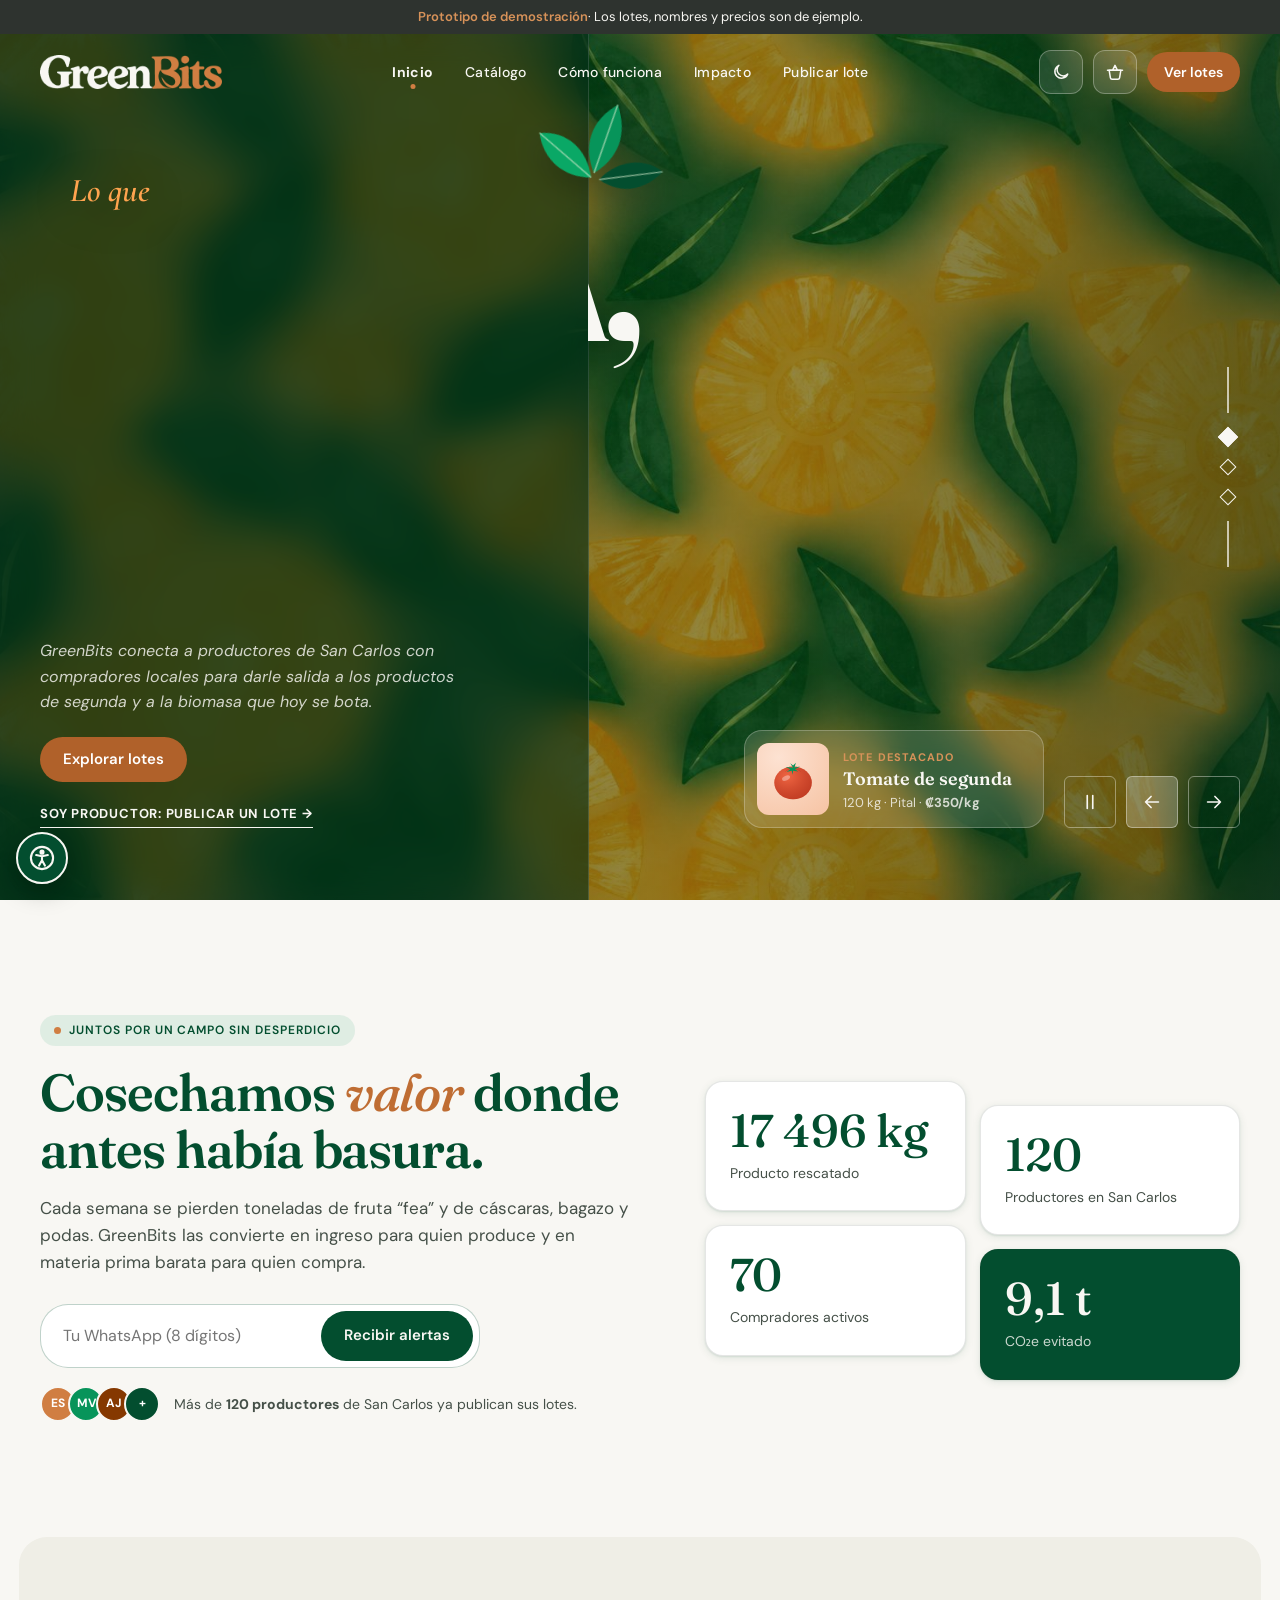
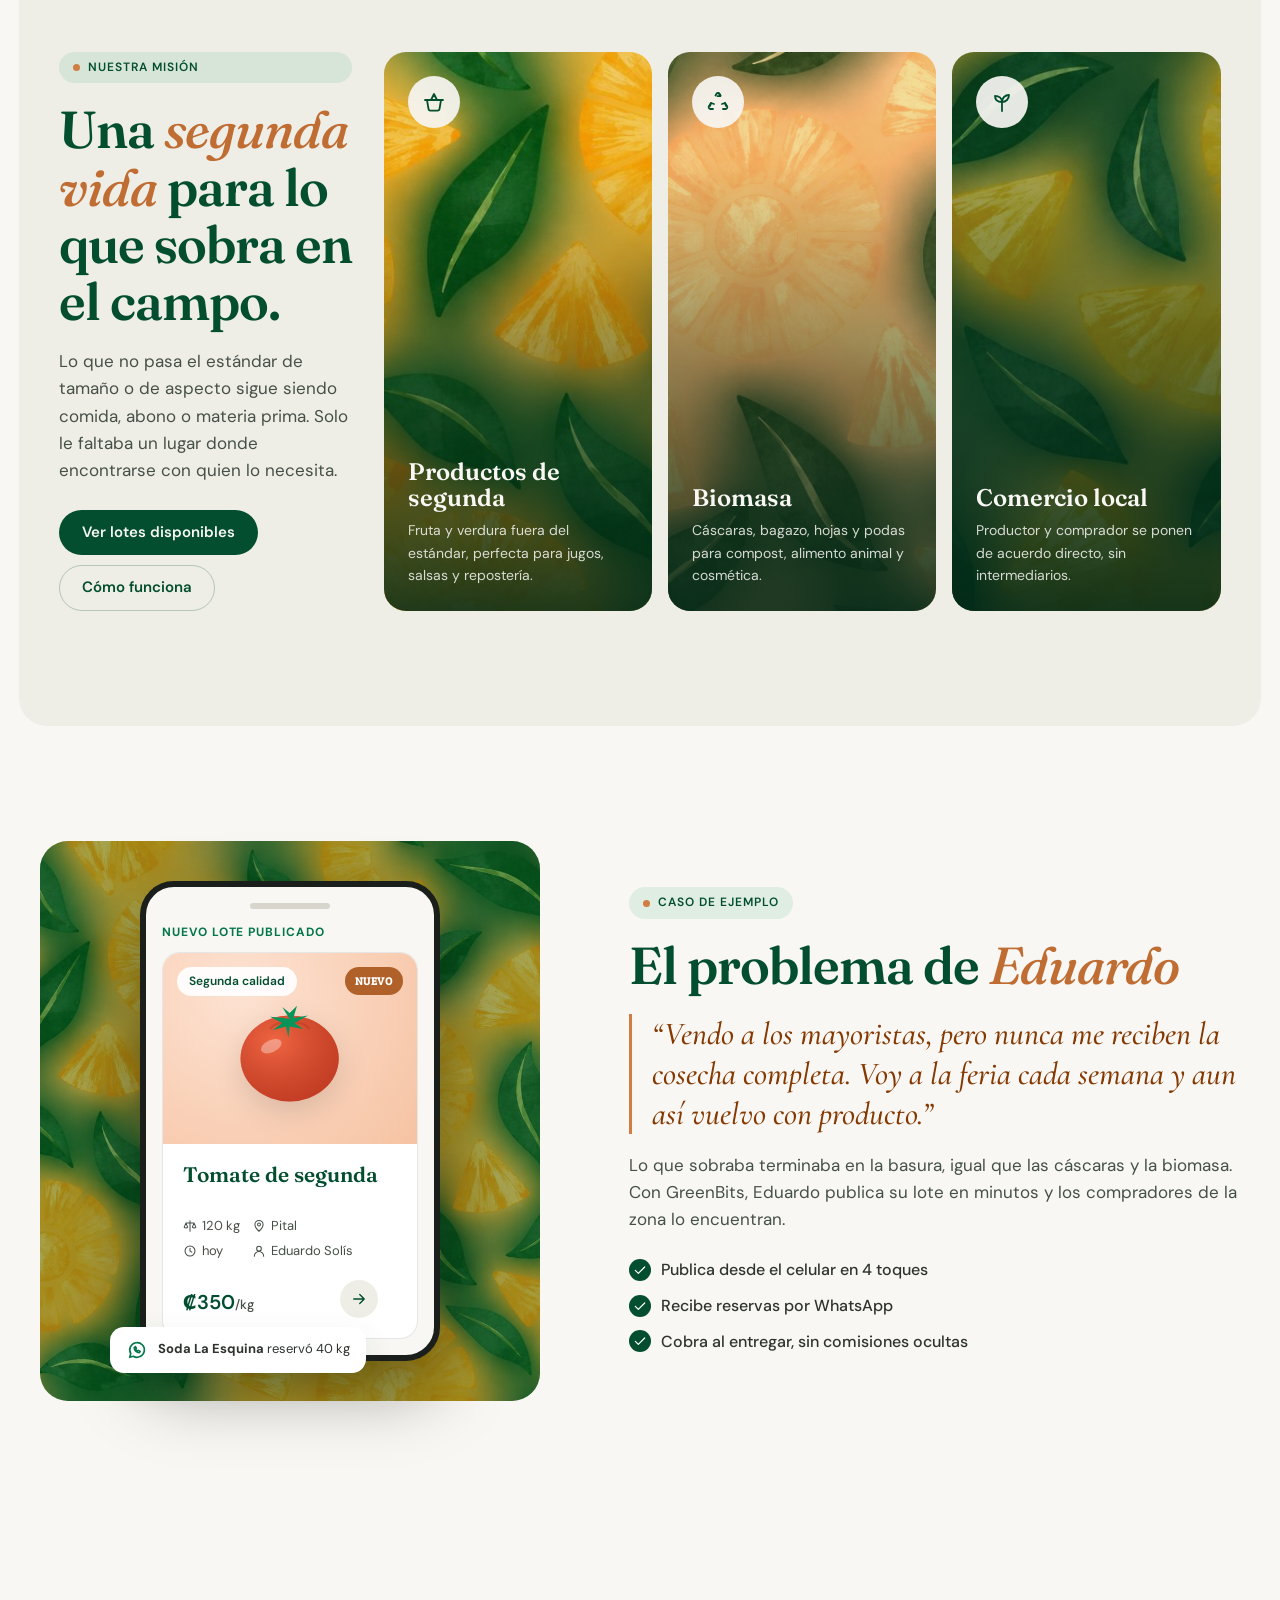
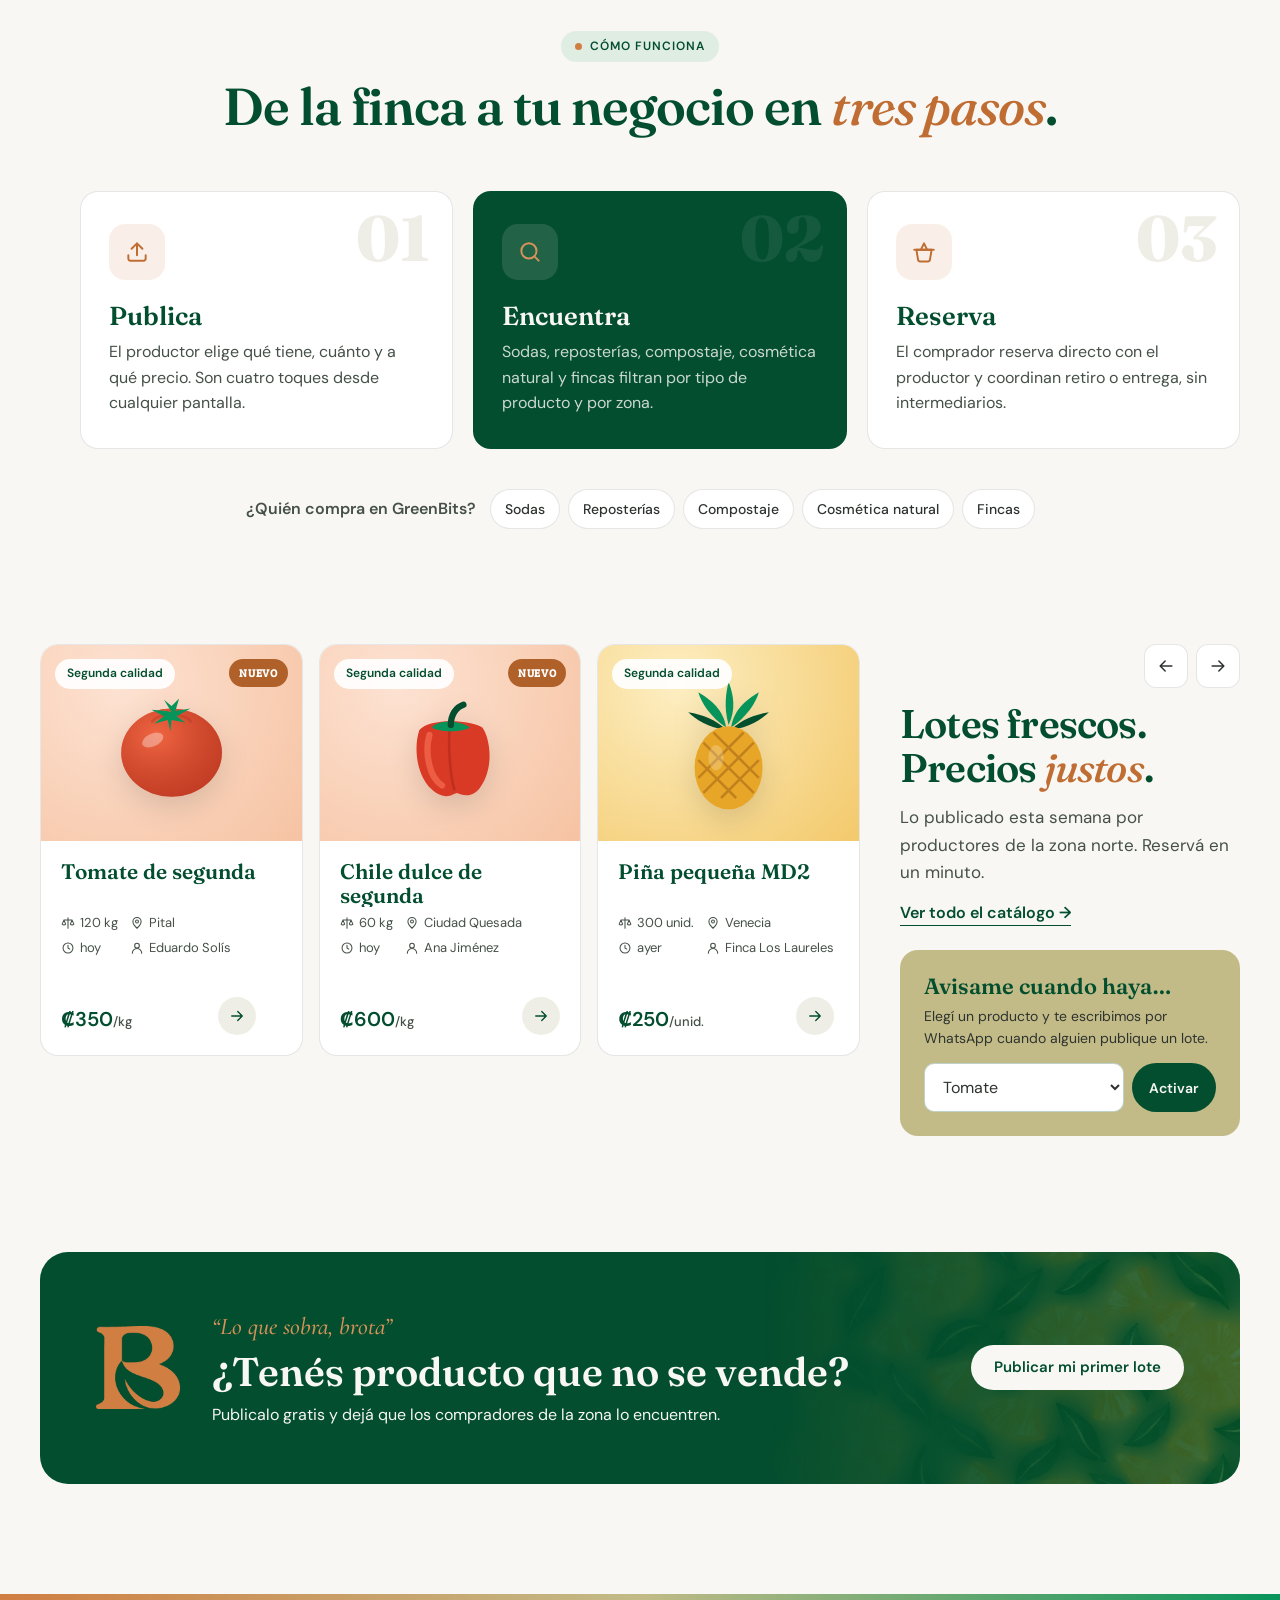
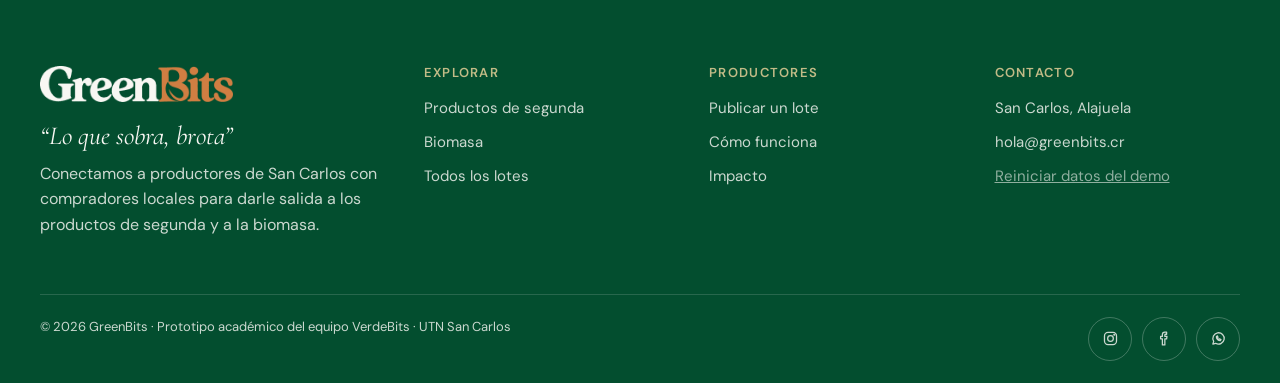
<file: index.html>
<!DOCTYPE html>
<html lang="es">
<head>
  <meta charset="UTF-8">
  <meta name="viewport" content="width=device-width, initial-scale=1.0">
  <meta name="color-scheme" content="light dark">

  <!-- Accessibility prefs (gb.a11y) applied before the first paint to avoid a flash
       of the wrong theme/size. Keep the class names in sync with components/a11y.js -->
  <script>
    (function () {
      var root = document.documentElement, prefs = {};
      try { prefs = JSON.parse(localStorage.getItem("gb.a11y")) || {}; } catch (e) { /* storage blocked */ }
      if (prefs.theme === "light" || prefs.theme === "dark") root.setAttribute("data-theme", prefs.theme);
      if (prefs.fontScale && prefs.fontScale !== 100) root.style.fontSize = prefs.fontScale + "%";
      var reduce = typeof prefs.reduceMotion === "boolean" ? prefs.reduceMotion : matchMedia("(prefers-reduced-motion: reduce)").matches;
      if (reduce) root.classList.add("reduce-motion");
      var flags = { contrast: "a11y-contrast", readableFont: "a11y-readable-font", underlineLinks: "a11y-underline-links", textSpacing: "a11y-text-spacing", bigCursor: "a11y-big-cursor" };
      for (var key in flags) if (prefs[key]) root.classList.add(flags[key]);
    })();
  </script>
  <title>GreenBits · Lo que sobra, brota</title>
  <meta name="description" content="GreenBits conecta a productores de San Carlos con compradores locales para darle salida a los productos de segunda y a la biomasa.">
  <link rel="icon" href="assets/img/favicon.png">

  <!-- Brand fonts: Fraunces (titles), DM Sans (UI), Cormorant Garamond (slogan), Bree Serif (badges) -->
  <link rel="preconnect" href="https://fonts.googleapis.com">
  <link rel="preconnect" href="https://fonts.gstatic.com" crossorigin>
  <link href="https://fonts.googleapis.com/css2?family=Bree+Serif&family=Cormorant+Garamond:ital,wght@0,500;1,500;1,600&family=DM+Sans:opsz,wght@9..40,400;9..40,500;9..40,600;9..40,700&family=Fraunces:ital,opsz,wght@0,9..144,500;0,9..144,600;0,9..144,800;0,9..144,900;1,9..144,500&display=swap" rel="stylesheet">

  <link rel="stylesheet" href="assets/css/base.css">
  <link rel="stylesheet" href="assets/css/components.css">
  <link rel="stylesheet" href="assets/css/pages/home.css">
  <link rel="stylesheet" href="assets/css/a11y.css">
</head>
<body data-page="home">

  <!-- Shared navbar is injected here by layout.js -->
  <div data-layout="header" data-variant="transparent"></div>

  <main id="contenido" tabindex="-1">
    <!-- =============================================================
         HERO — split layout: blurred panel on the left, big title
         whose letters "cut through" the panel to show the pattern.
         Slides are defined in assets/js/pages/home.js
         ============================================================= -->
    <section class="hero" aria-roledescription="carrusel" aria-label="Presentación">
      <div class="hero__bg" aria-hidden="true"></div>
      <div class="hero__panel" aria-hidden="true"></div>
      <div class="hero__leaves" aria-hidden="true">
        <svg viewBox="0 0 160 160"><g fill="#07945a"><path d="M80 80c-6-30 8-56 40-66 4 34-12 56-40 66Z"/><path d="M76 84c-28-6-46-28-44-58 30 4 46 28 44 58Z" fill="#0aa866"/><path d="M84 88c22-16 52-14 68 6-24 16-50 14-68-6Z" fill="#034e2f"/></g><path d="M80 80 120 14M76 84 32 26M84 88l68 6" stroke="#cfe8c8" stroke-width="1.6" opacity=".6"/></svg>
      </div>

      <!-- Title rendered twice: pattern-filled (left of split) + solid (right of split) -->
      <div class="hero__title-wrap" aria-hidden="true" data-hero-title>
        <div class="hero__layer hero__layer--fill">
          <p class="hero__kicker" data-hero-kicker>Lo que</p>
          <div class="hero__title"><span data-hero-l1>SOBRA,</span><span data-hero-l2>BROTA.</span></div>
        </div>
        <div class="hero__layer hero__layer--solid">
          <p class="hero__kicker" data-hero-kicker>Lo que</p>
          <div class="hero__title"><span data-hero-l1>SOBRA,</span><span data-hero-l2>BROTA.</span></div>
        </div>
      </div>
      <h1 class="visually-hidden" data-hero-a11y>Lo que sobra, brota</h1>

      <!-- Bottom row: slide text on the left, featured card + controls on the right -->
      <div class="hero__bottom">
        <div class="hero__content" data-hero-content>
          <p class="hero__text" data-hero-text>
            GreenBits conecta a productores de San Carlos con compradores locales para darle salida
            a los productos de segunda y a la biomasa que hoy se bota.
          </p>
          <div class="hero__ctas">
            <a class="btn btn--accent" href="catalogo.html" data-hero-cta>Explorar lotes</a>
            <a class="hero__link" href="publicar.html">Soy productor: publicar un lote →</a>
          </div>
        </div>

        <div class="hero__controls">
          <!-- Featured lot card (changes with each slide) -->
          <button class="hero__card" type="button" data-hero-card aria-label="Ver lote destacado"></button>
          <div class="hero__arrows">
            <button class="hero__arrow hero__pause" type="button" data-hero-pause aria-label="Pausar carrusel"></button>
            <button class="hero__arrow" type="button" data-hero-prev aria-label="Anterior"></button>
            <button class="hero__arrow hero__arrow--next" type="button" data-hero-next aria-label="Siguiente"></button>
          </div>
        </div>
      </div>

      <!-- Slide indicator -->
      <div class="hero__dots" role="group" aria-label="Diapositivas" data-hero-dots></div>
    </section>

    <!-- =============================================================
         INTRO + IMPACT NUMBERS
         ============================================================= -->
    <section class="section intro" id="impacto">
      <div class="container intro__grid">
        <div class="reveal">
          <span class="eyebrow">Juntos por un campo sin desperdicio</span>
          <h2 class="section-title">Cosechamos <em>valor</em> donde antes había basura.</h2>
          <p class="section-lead">
            Cada semana se pierden toneladas de fruta “fea” y de cáscaras, bagazo y podas.
            GreenBits las convierte en ingreso para quien produce y en materia prima barata para quien compra.
          </p>
          <form class="join-form" data-join-form novalidate>
            <label class="visually-hidden" for="join-phone">Número de WhatsApp</label>
            <input class="input" id="join-phone" type="tel" placeholder="Tu WhatsApp (8 dígitos)" inputmode="numeric" maxlength="9" autocomplete="tel-national">
            <button class="btn btn--primary" type="submit">Recibir alertas</button>
          </form>
          <p class="join-form__error" id="join-error" data-join-error hidden>Ingresá un número de 8 dígitos (ej. 8888 1234).</p>
          <div class="join-proof">
            <div class="avatars" aria-hidden="true"><span>ES</span><span>MV</span><span>AJ</span><span>+</span></div>
            <p>Más de <strong>120 productores</strong> de San Carlos ya publican sus lotes.</p>
          </div>
        </div>
        <div class="stats" data-stats></div>
      </div>
    </section>

    <!-- =============================================================
         MISSION — 3 tall image cards
         ============================================================= -->
    <section class="section mission">
      <div class="container mission__grid">
        <div class="mission__text reveal">
          <span class="eyebrow">Nuestra misión</span>
          <h2 class="section-title">Una <em>segunda vida</em> para lo que sobra en el campo.</h2>
          <p class="section-lead">Lo que no pasa el estándar de tamaño o de aspecto sigue siendo comida, abono o materia prima. Solo le faltaba un lugar donde encontrarse con quien lo necesita.</p>
          <div class="mission__actions">
            <a class="btn btn--primary" href="catalogo.html">Ver lotes disponibles</a>
            <a class="btn btn--ghost" href="#como-funciona">Cómo funciona</a>
          </div>
        </div>

        <a class="mission-card reveal" href="catalogo.html?tipo=segunda" style="--pos: 18% 30%">
          <span class="mission-card__icon"><i class="i" data-icon="basket"></i></span>
          <h3>Productos de segunda</h3>
          <p>Fruta y verdura fuera del estándar, perfecta para jugos, salsas y repostería.</p>
        </a>
        <a class="mission-card mission-card--earth reveal" href="catalogo.html?tipo=biomasa" style="--pos: 70% 60%">
          <span class="mission-card__icon"><i class="i" data-icon="recycle"></i></span>
          <h3>Biomasa</h3>
          <p>Cáscaras, bagazo, hojas y podas para compost, alimento animal y cosmética.</p>
        </a>
        <a class="mission-card mission-card--green reveal" href="#como-funciona" style="--pos: 45% 85%">
          <span class="mission-card__icon"><i class="i" data-icon="sprout"></i></span>
          <h3>Comercio local</h3>
          <p>Productor y comprador se ponen de acuerdo directo, sin intermediarios.</p>
        </a>
      </div>
    </section>

    <!-- =============================================================
         STORY — Eduardo's case (from the team's original demo)
         ============================================================= -->
    <section class="section story">
      <div class="container story__grid">
        <div class="story__visual reveal" aria-hidden="true">
          <div class="story__phone">
            <div class="story__phone-bar"><span></span></div>
            <p class="story__phone-label">Nuevo lote publicado</p>
            <div data-story-card></div>
            <div class="story__notify"><i class="i" data-icon="whatsapp"></i> <span><strong>Soda La Esquina</strong> reservó 40 kg</span></div>
          </div>
        </div>
        <div class="reveal">
          <span class="eyebrow">Caso de ejemplo</span>
          <h2 class="section-title">El problema de <em>Eduardo</em></h2>
          <p class="story__quote quote">“Vendo a los mayoristas, pero nunca me reciben la cosecha completa. Voy a la feria cada semana y aun así vuelvo con producto.”</p>
          <p class="section-lead">Lo que sobraba terminaba en la basura, igual que las cáscaras y la biomasa. Con GreenBits, Eduardo publica su lote en minutos y los compradores de la zona lo encuentran.</p>
          <ul class="story__list">
            <li><i class="i" data-icon="check"></i> Publica desde el celular en 4 toques</li>
            <li><i class="i" data-icon="check"></i> Recibe reservas por WhatsApp</li>
            <li><i class="i" data-icon="check"></i> Cobra al entregar, sin comisiones ocultas</li>
          </ul>
        </div>
      </div>
    </section>

    <!-- =============================================================
         HOW IT WORKS
         ============================================================= -->
    <section class="section how" id="como-funciona">
      <div class="container">
        <div class="how__head reveal">
          <span class="eyebrow">Cómo funciona</span>
          <h2 class="section-title">De la finca a tu negocio en <em>tres pasos</em>.</h2>
        </div>
        <ol class="how__steps">
          <li class="how-step reveal">
            <span class="how-step__num">01</span>
            <span class="how-step__icon"><i class="i" data-icon="upload"></i></span>
            <h3>Publica</h3>
            <p>El productor elige qué tiene, cuánto y a qué precio. Son cuatro toques desde cualquier pantalla.</p>
          </li>
          <li class="how-step reveal">
            <span class="how-step__num">02</span>
            <span class="how-step__icon"><i class="i" data-icon="search"></i></span>
            <h3>Encuentra</h3>
            <p>Sodas, reposterías, compostaje, cosmética natural y fincas filtran por tipo de producto y por zona.</p>
          </li>
          <li class="how-step reveal">
            <span class="how-step__num">03</span>
            <span class="how-step__icon"><i class="i" data-icon="basket"></i></span>
            <h3>Reserva</h3>
            <p>El comprador reserva directo con el productor y coordinan retiro o entrega, sin intermediarios.</p>
          </li>
        </ol>
        <div class="buyers reveal">
          <p>¿Quién compra en GreenBits?</p>
          <div class="buyers__list" data-buyers></div>
        </div>
      </div>
    </section>

    <!-- =============================================================
         FEATURED LOTS (carousel) + ALERTS BOX
         ============================================================= -->
    <section class="section featured">
      <div class="container featured__grid">
        <div class="featured__track-wrap">
          <div class="featured__track" data-featured-track></div>
        </div>
        <aside class="featured__side reveal">
          <div class="featured__arrows">
            <button class="icon-btn" type="button" data-featured-prev aria-label="Anterior"><i class="i" data-icon="arrowLeft"></i></button>
            <button class="icon-btn" type="button" data-featured-next aria-label="Siguiente"><i class="i" data-icon="arrowRight"></i></button>
          </div>
          <h2 class="section-title" style="font-size:clamp(30px,3.4vw,40px)">Lotes frescos.<br>Precios <em>justos</em>.</h2>
          <p class="section-lead">Lo publicado esta semana por productores de la zona norte. Reservá en un minuto.</p>
          <a class="featured__all" href="catalogo.html">Ver todo el catálogo →</a>

          <form class="alert-box" data-alert-form novalidate>
            <h3>Avisame cuando haya…</h3>
            <p>Elegí un producto y te escribimos por WhatsApp cuando alguien publique un lote.</p>
            <div class="alert-box__row">
              <select class="select" aria-label="Producto" data-alert-product></select>
              <button class="btn btn--primary btn--sm" type="submit">Activar</button>
            </div>
          </form>
        </aside>
      </div>
    </section>

    <!-- =============================================================
         PRODUCER CTA BAND
         ============================================================= -->
    <section class="cta-band">
      <div class="container cta-band__inner reveal">
        <img class="cta-band__mark" src="assets/img/isotipo-orange.png" alt="" aria-hidden="true">
        <div>
          <p class="cta-band__quote quote">“Lo que sobra, brota”</p>
          <h2>¿Tenés producto que no se vende?</h2>
          <p>Publicalo gratis y dejá que los compradores de la zona lo encuentren.</p>
        </div>
        <a class="btn btn--light" href="publicar.html">Publicar mi primer lote</a>
      </div>
    </section>
  </main>

  <div data-layout="footer"></div>

  <!-- Scripts: order matters (core → data → components → page → main) -->
  <script src="assets/js/core/utils.js"></script>
  <script src="assets/js/data/lots.js"></script>
  <script src="assets/js/core/store.js"></script>
  <script src="assets/js/components/illustrations.js"></script>
  <script src="assets/js/components/ui.js"></script>
  <script src="assets/js/components/a11y.js"></script>
  <script src="assets/js/components/speech.js"></script>
  <script src="assets/js/components/lot-card.js"></script>
  <script src="assets/js/components/lot-detail.js"></script>
  <script src="assets/js/components/layout.js"></script>
  <script src="assets/js/components/reveal.js"></script>
  <script src="assets/js/pages/home.js"></script>
  <script src="assets/js/main.js"></script>
</body>
</html>
</file>
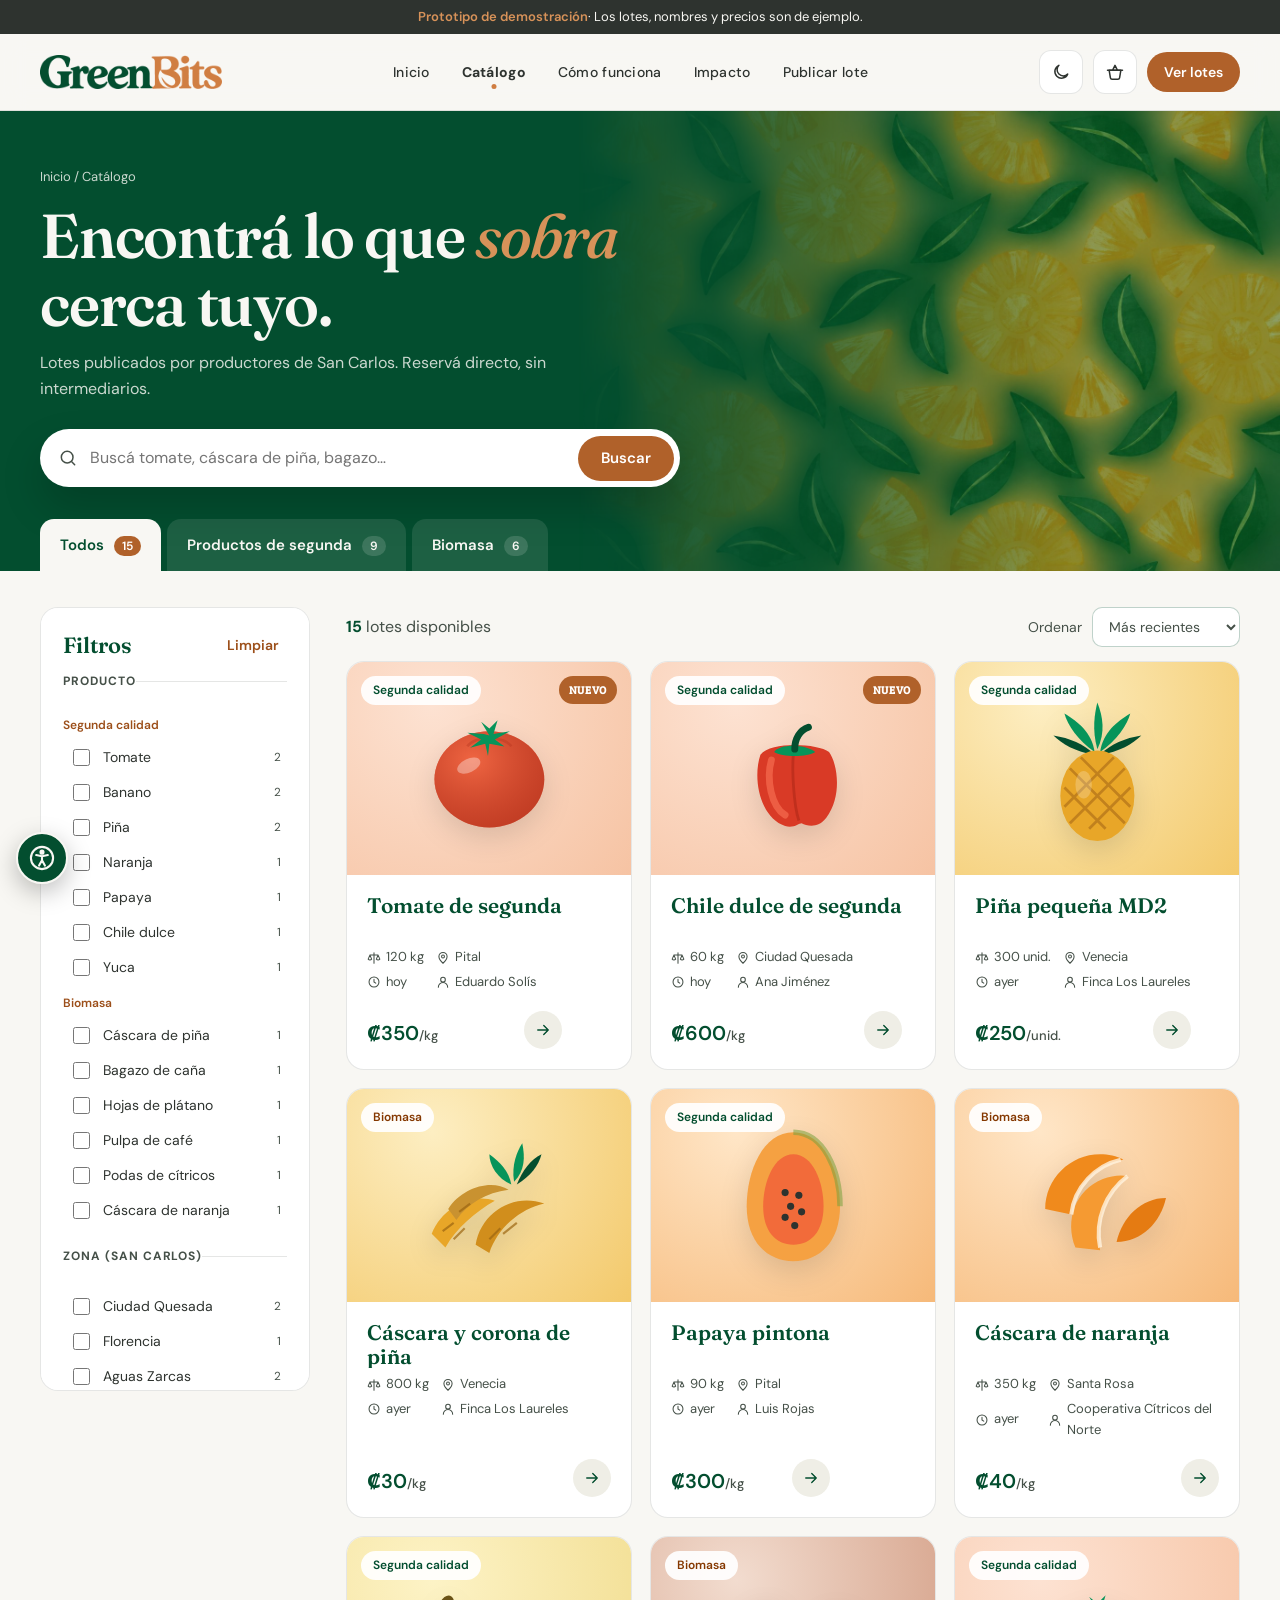
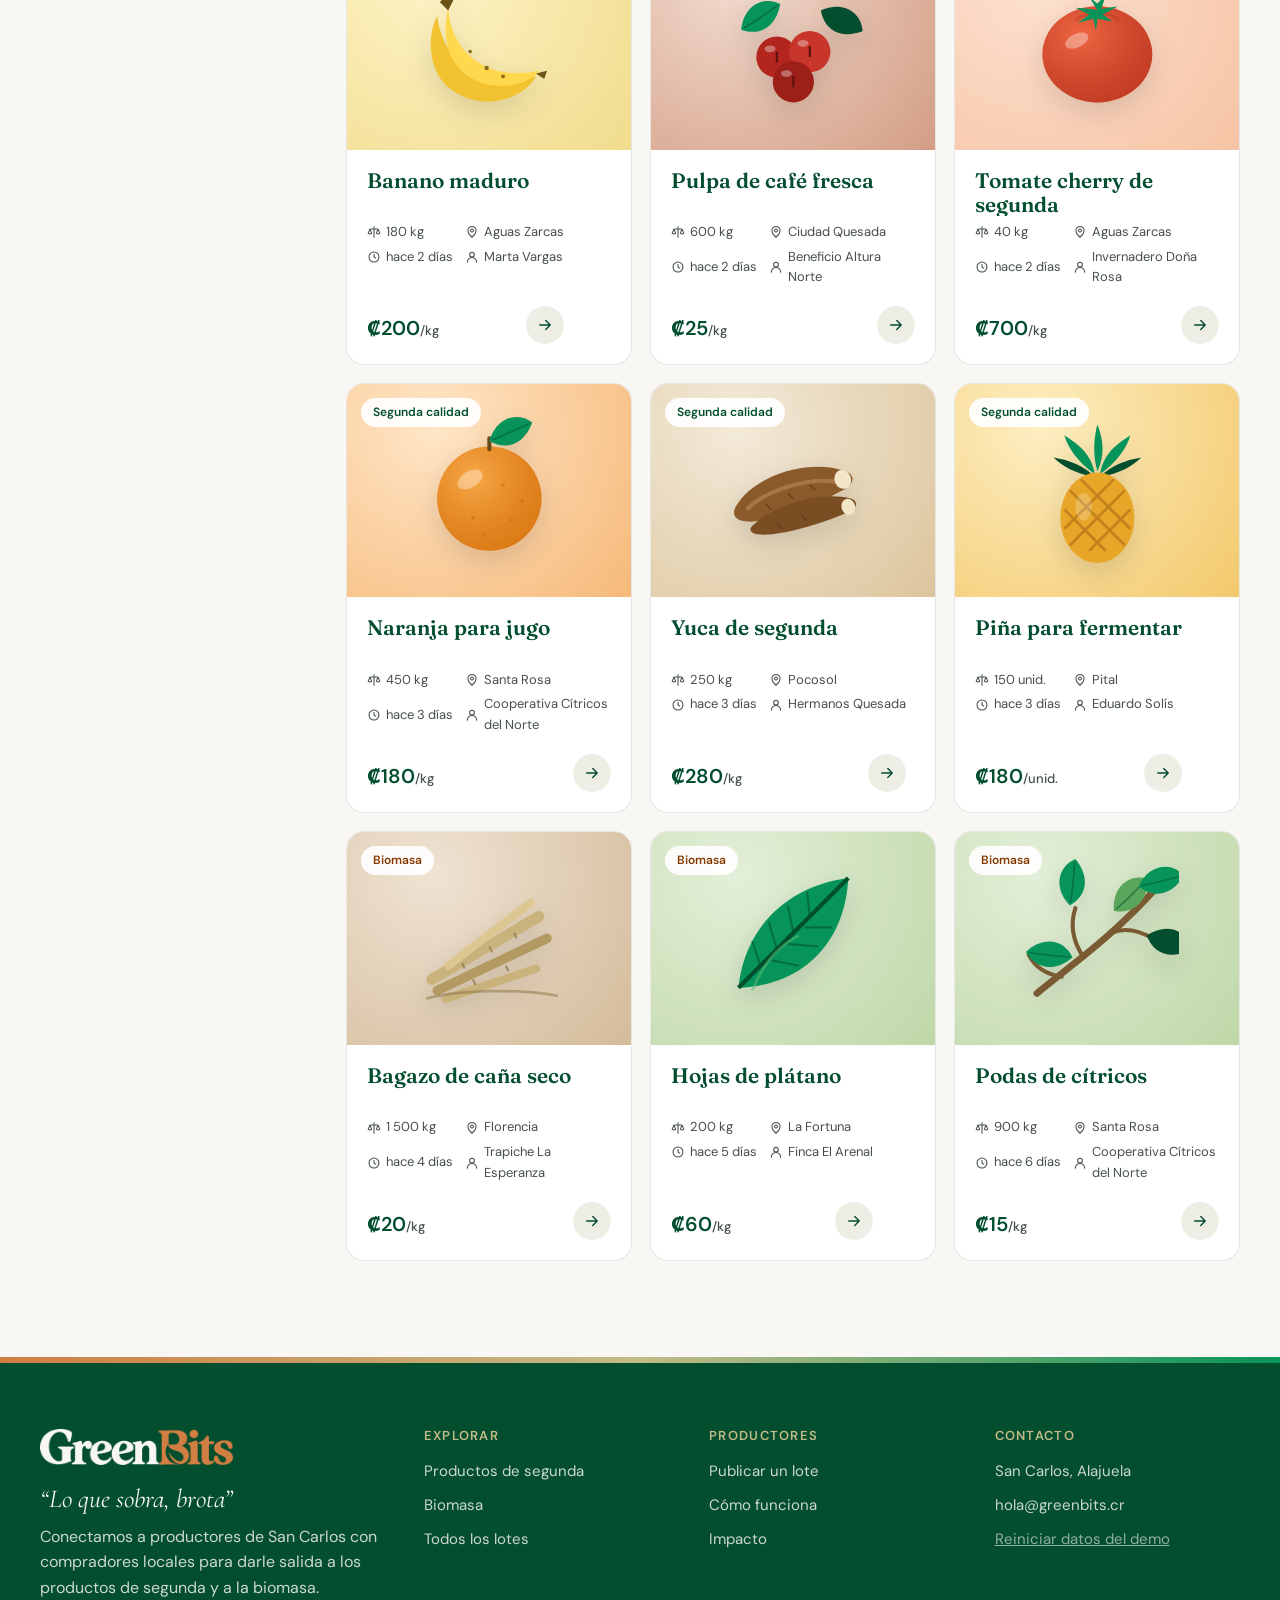
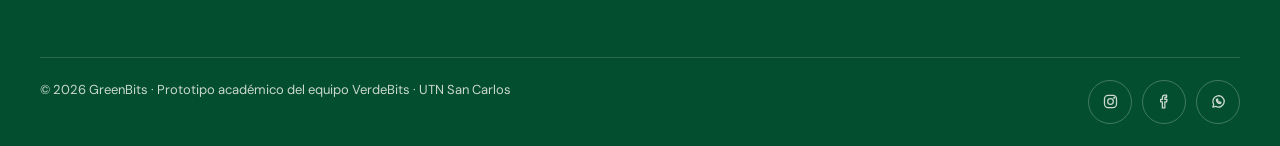
<file: catalogo.html>
<!DOCTYPE html>
<html lang="es">
<head>
  <meta charset="UTF-8">
  <meta name="viewport" content="width=device-width, initial-scale=1.0">
  <meta name="color-scheme" content="light dark">

  <!-- Accessibility prefs (gb.a11y) applied before the first paint to avoid a flash
       of the wrong theme/size. Keep the class names in sync with components/a11y.js -->
  <script>
    (function () {
      var root = document.documentElement, prefs = {};
      try { prefs = JSON.parse(localStorage.getItem("gb.a11y")) || {}; } catch (e) { /* storage blocked */ }
      if (prefs.theme === "light" || prefs.theme === "dark") root.setAttribute("data-theme", prefs.theme);
      if (prefs.fontScale && prefs.fontScale !== 100) root.style.fontSize = prefs.fontScale + "%";
      var reduce = typeof prefs.reduceMotion === "boolean" ? prefs.reduceMotion : matchMedia("(prefers-reduced-motion: reduce)").matches;
      if (reduce) root.classList.add("reduce-motion");
      var flags = { contrast: "a11y-contrast", readableFont: "a11y-readable-font", underlineLinks: "a11y-underline-links", textSpacing: "a11y-text-spacing", bigCursor: "a11y-big-cursor" };
      for (var key in flags) if (prefs[key]) root.classList.add(flags[key]);
    })();
  </script>
  <title>Catálogo de lotes · GreenBits</title>
  <meta name="description" content="Explorá lotes de productos de segunda y biomasa publicados por productores de San Carlos.">
  <link rel="icon" href="assets/img/favicon.png">

  <link rel="preconnect" href="https://fonts.googleapis.com">
  <link rel="preconnect" href="https://fonts.gstatic.com" crossorigin>
  <link href="https://fonts.googleapis.com/css2?family=Bree+Serif&family=Cormorant+Garamond:ital,wght@0,500;1,500;1,600&family=DM+Sans:opsz,wght@9..40,400;9..40,500;9..40,600;9..40,700&family=Fraunces:ital,opsz,wght@0,9..144,500;0,9..144,600;0,9..144,800;0,9..144,900;1,9..144,500&display=swap" rel="stylesheet">

  <link rel="stylesheet" href="assets/css/base.css">
  <link rel="stylesheet" href="assets/css/components.css">
  <link rel="stylesheet" href="assets/css/pages/catalog.css">
  <link rel="stylesheet" href="assets/css/a11y.css">
</head>
<body data-page="catalog">

  <div data-layout="header" data-variant="solid"></div>

  <main id="contenido" tabindex="-1">
    <!-- ===== Page header with search ===== -->
    <section class="catalog-hero">
      <div class="container catalog-hero__inner">
        <nav class="breadcrumb" aria-label="Ruta"><a href="index.html">Inicio</a> / <span>Catálogo</span></nav>
        <h1 class="catalog-hero__title">Encontrá lo que <em>sobra</em> cerca tuyo.</h1>
        <p class="catalog-hero__lead">Lotes publicados por productores de San Carlos. Reservá directo, sin intermediarios.</p>

        <form class="search" role="search" data-search-form>
          <i class="i" data-icon="search"></i>
          <label class="visually-hidden" for="search-input">Buscar lotes</label>
          <input id="search-input" type="search" placeholder="Buscá tomate, cáscara de piña, bagazo…" autocomplete="off" data-search>
          <button class="btn btn--accent" type="submit">Buscar</button>
        </form>

        <div class="type-tabs" role="tablist" aria-label="Tipo de producto" data-type-tabs>
          <button class="type-tab" role="tab" data-type="all">Todos <span data-count-all></span></button>
          <button class="type-tab" role="tab" data-type="segunda">Productos de segunda <span data-count-segunda></span></button>
          <button class="type-tab" role="tab" data-type="biomasa">Biomasa <span data-count-biomasa></span></button>
        </div>
      </div>
    </section>

    <!-- ===== Filters + results ===== -->
    <section class="container catalog">
      <aside class="filters" id="filters" aria-label="Filtros" data-filters>
        <div class="filters__head">
          <h2>Filtros</h2>
          <button class="filters__clear" type="button" data-clear-filters>Limpiar</button>
          <button class="icon-btn filters__close" type="button" data-close-filters aria-label="Cerrar filtros"><i class="i" data-icon="close"></i></button>
        </div>

        <fieldset class="filters__group">
          <legend>Producto</legend>
          <div class="filters__options" data-filter-products></div>
        </fieldset>

        <fieldset class="filters__group">
          <legend>Zona (San Carlos)</legend>
          <div class="filters__options" data-filter-zones></div>
        </fieldset>

        <fieldset class="filters__group">
          <legend>Precio máximo</legend>
          <input class="range" type="range" min="10" max="800" step="10" value="800" data-filter-price aria-label="Precio máximo por unidad">
          <p class="filters__price">Hasta <strong data-price-label>₡800</strong> por kg/unid.</p>
        </fieldset>

        <fieldset class="filters__group">
          <legend>Opciones</legend>
          <label class="switch"><input type="checkbox" data-filter-delivery><span></span> Solo con entrega</label>
          <label class="switch"><input type="checkbox" data-filter-available checked><span></span> Ocultar agotados</label>
        </fieldset>

        <button class="btn btn--primary btn--block filters__apply" type="button" data-close-filters>Ver resultados</button>
      </aside>

      <div class="results">
        <div class="results__toolbar">
          <button class="btn btn--ghost btn--sm results__filters-btn" type="button" data-open-filters aria-controls="filters" aria-expanded="false">
            <i class="i" data-icon="filter"></i> Filtros
          </button>
          <p class="results__count" aria-live="polite" data-results-count></p>
          <label class="results__sort">
            <span>Ordenar</span>
            <select class="select" data-sort>
              <option value="recent">Más recientes</option>
              <option value="price-asc">Menor precio</option>
              <option value="price-desc">Mayor precio</option>
              <option value="qty-desc">Mayor cantidad</option>
            </select>
          </label>
        </div>

        <div class="active-filters" data-active-filters></div>

        <div class="results__grid" data-results></div>

        <div class="empty" data-empty hidden>
          <div class="empty__art" data-empty-art></div>
          <h2>No hay lotes con esos filtros… todavía.</h2>
          <p>Probá con otra zona o activá una alerta y te avisamos cuando alguien publique.</p>
          <div class="empty__actions">
            <button class="btn btn--primary" type="button" data-clear-filters>Limpiar filtros</button>
            <button class="btn btn--ghost" type="button" data-empty-alert>Crear alerta</button>
          </div>
        </div>
      </div>
    </section>
  </main>

  <div data-layout="footer"></div>

  <script src="assets/js/core/utils.js"></script>
  <script src="assets/js/data/lots.js"></script>
  <script src="assets/js/core/store.js"></script>
  <script src="assets/js/components/illustrations.js"></script>
  <script src="assets/js/components/ui.js"></script>
  <script src="assets/js/components/a11y.js"></script>
  <script src="assets/js/components/speech.js"></script>
  <script src="assets/js/components/lot-card.js"></script>
  <script src="assets/js/components/lot-detail.js"></script>
  <script src="assets/js/components/layout.js"></script>
  <script src="assets/js/components/reveal.js"></script>
  <script src="assets/js/pages/catalog.js"></script>
  <script src="assets/js/main.js"></script>
</body>
</html>
</file>
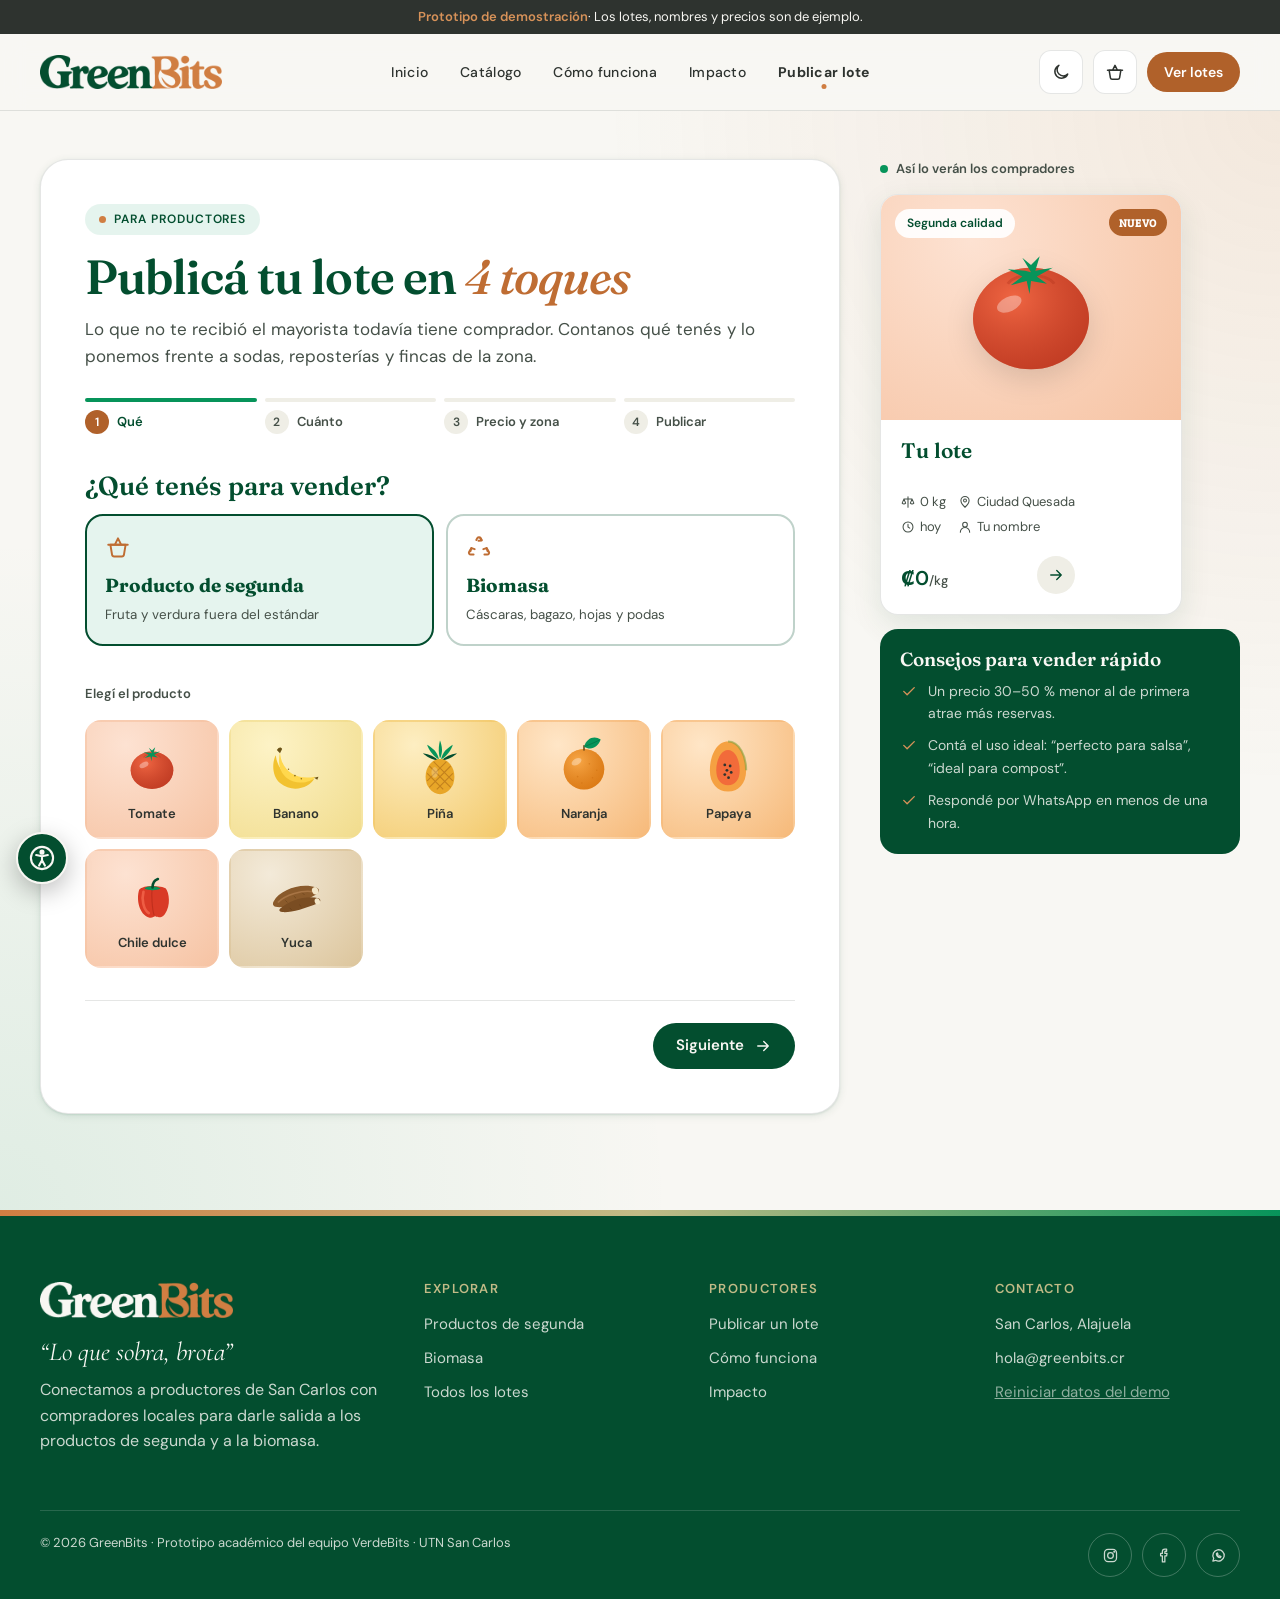
<file: publicar.html>
<!DOCTYPE html>
<html lang="es">
<head>
  <meta charset="UTF-8">
  <meta name="viewport" content="width=device-width, initial-scale=1.0">
  <meta name="color-scheme" content="light dark">

  <!-- Accessibility prefs (gb.a11y) applied before the first paint to avoid a flash
       of the wrong theme/size. Keep the class names in sync with components/a11y.js -->
  <script>
    (function () {
      var root = document.documentElement, prefs = {};
      try { prefs = JSON.parse(localStorage.getItem("gb.a11y")) || {}; } catch (e) { /* storage blocked */ }
      if (prefs.theme === "light" || prefs.theme === "dark") root.setAttribute("data-theme", prefs.theme);
      if (prefs.fontScale && prefs.fontScale !== 100) root.style.fontSize = prefs.fontScale + "%";
      var reduce = typeof prefs.reduceMotion === "boolean" ? prefs.reduceMotion : matchMedia("(prefers-reduced-motion: reduce)").matches;
      if (reduce) root.classList.add("reduce-motion");
      var flags = { contrast: "a11y-contrast", readableFont: "a11y-readable-font", underlineLinks: "a11y-underline-links", textSpacing: "a11y-text-spacing", bigCursor: "a11y-big-cursor" };
      for (var key in flags) if (prefs[key]) root.classList.add(flags[key]);
    })();
  </script>
  <title>Publicar un lote · GreenBits</title>
  <meta name="description" content="Publicá tu lote de producto de segunda o biomasa en cuatro pasos.">
  <link rel="icon" href="assets/img/favicon.png">

  <link rel="preconnect" href="https://fonts.googleapis.com">
  <link rel="preconnect" href="https://fonts.gstatic.com" crossorigin>
  <link href="https://fonts.googleapis.com/css2?family=Bree+Serif&family=Cormorant+Garamond:ital,wght@0,500;1,500;1,600&family=DM+Sans:opsz,wght@9..40,400;9..40,500;9..40,600;9..40,700&family=Fraunces:ital,opsz,wght@0,9..144,500;0,9..144,600;0,9..144,800;0,9..144,900;1,9..144,500&display=swap" rel="stylesheet">

  <link rel="stylesheet" href="assets/css/base.css">
  <link rel="stylesheet" href="assets/css/components.css">
  <link rel="stylesheet" href="assets/css/pages/publish.css">
  <link rel="stylesheet" href="assets/css/a11y.css">
</head>
<body data-page="publish">

  <div data-layout="header" data-variant="solid"></div>

  <main class="publish" id="contenido" tabindex="-1">
    <div class="container publish__grid">

      <!-- ===== Wizard ===== -->
      <section class="wizard" aria-labelledby="wizard-title">
        <header class="wizard__head">
          <span class="eyebrow">Para productores</span>
          <h1 id="wizard-title">Publicá tu lote en <em>4 toques</em></h1>
          <p class="section-lead">Lo que no te recibió el mayorista todavía tiene comprador. Contanos qué tenés y lo ponemos frente a sodas, reposterías y fincas de la zona.</p>

          <ol class="progress" data-progress>
            <li class="is-active"><span>1</span> Qué</li>
            <li><span>2</span> Cuánto</li>
            <li><span>3</span> Precio y zona</li>
            <li><span>4</span> Publicar</li>
          </ol>
        </header>

        <form class="wizard__form" novalidate data-wizard>
          <!-- STEP 1: category + product -->
          <fieldset class="step is-active" data-step="1">
            <legend class="step__title">¿Qué tenés para vender?</legend>
            <div class="category-pick" data-category-pick>
              <label class="category-option">
                <input type="radio" name="category" value="segunda" checked>
                <span class="category-option__box">
                  <i class="i" data-icon="basket"></i>
                  <strong>Producto de segunda</strong>
                  <small>Fruta y verdura fuera del estándar</small>
                </span>
              </label>
              <label class="category-option">
                <input type="radio" name="category" value="biomasa">
                <span class="category-option__box">
                  <i class="i" data-icon="recycle"></i>
                  <strong>Biomasa</strong>
                  <small>Cáscaras, bagazo, hojas y podas</small>
                </span>
              </label>
            </div>
            <p class="field__label" style="margin-top:22px" id="product-label">Elegí el producto</p>
            <div class="product-pick" role="radiogroup" aria-labelledby="product-label" data-product-pick></div>
            <p class="field__error" id="err-product" data-error="product">Elegí un producto para continuar.</p>
          </fieldset>

          <!-- STEP 2: quantity -->
          <fieldset class="step" data-step="2">
            <legend class="step__title">¿Cuánto tenés disponible?</legend>
            <div class="qty-row">
              <label class="field qty-field">
                <span class="field__label">Cantidad</span>
                <div class="qty-input">
                  <input class="input" type="number" name="qty" min="1" step="1" placeholder="Ej. 120" inputmode="numeric">
                  <span data-unit-label>kg</span>
                </div>
                <span class="field__error" id="err-qty">Ingresá una cantidad mayor a 0.</span>
              </label>
              <div class="presets" data-presets>
                <button type="button" class="chip" data-preset="50">50</button>
                <button type="button" class="chip" data-preset="100">100</button>
                <button type="button" class="chip" data-preset="250">250</button>
                <button type="button" class="chip" data-preset="500">500</button>
              </div>
            </div>
            <label class="field">
              <span class="field__label">Título del lote</span>
              <input class="input" type="text" name="title" maxlength="48" placeholder="Ej. Tomate de segunda">
              <span class="field__hint">Lo sugerimos automáticamente; podés cambiarlo.</span>
            </label>
            <label class="field">
              <span class="field__label">¿Por qué es de segunda o cómo está? <span style="font-weight:400">(opcional)</span></span>
              <textarea class="textarea" name="note" maxlength="160" placeholder="Ej. Tomate maduro con detalles de forma, ideal para salsa."></textarea>
            </label>
          </fieldset>

          <!-- STEP 3: price + zone -->
          <fieldset class="step" data-step="3">
            <legend class="step__title">¿A qué precio y dónde se retira?</legend>
            <label class="field">
              <span class="field__label">Precio por <span data-unit-label>kg</span> (colones)</span>
              <div class="price-input"><span>₡</span><input class="input" type="number" name="price" min="1" step="5" placeholder="350" inputmode="numeric"></div>
              <span class="field__error" id="err-price">Ingresá un precio válido.</span>
              <span class="price-hint" data-price-hint></span>
            </label>
            <label class="field">
              <span class="field__label">Zona</span>
              <select class="select" name="zone" data-zone-select></select>
            </label>
            <label class="switch-row">
              <input type="checkbox" name="delivery">
              <span class="switch-row__track"></span>
              <span><strong>Puedo entregar</strong><br><small>Si no, el comprador retira en la finca.</small></span>
            </label>
          </fieldset>

          <!-- STEP 4: contact + photo + publish -->
          <fieldset class="step" data-step="4">
            <legend class="step__title">Últimos detalles</legend>
            <div class="two-cols">
              <label class="field">
                <span class="field__label">Tu nombre o el de la finca</span>
                <input class="input" type="text" name="producer" maxlength="40" placeholder="Ej. Finca Los Laureles">
                <span class="field__error" id="err-producer">¿Cómo te llamás?</span>
              </label>
              <label class="field">
                <span class="field__label">WhatsApp</span>
                <input class="input" type="tel" name="phone" maxlength="9" placeholder="8888-1234" inputmode="numeric">
                <span class="field__error" id="err-phone">Número de 8 dígitos.</span>
              </label>
            </div>
            <label class="photo-drop" data-photo-drop>
              <input type="file" accept="image/*" name="photo" hidden>
              <span class="photo-drop__empty" data-photo-empty>
                <i class="i" data-icon="upload"></i>
                <strong>Agregá una foto (opcional)</strong>
                <small>Si no subís una, usamos una ilustración del producto.</small>
              </span>
              <img alt="Vista previa de la foto" data-photo-preview hidden>
            </label>
            <p class="field__hint">Al publicar aceptás que los compradores te contacten por WhatsApp. (Demo: no se envía nada.)</p>
          </fieldset>

          <div class="wizard__nav">
            <button class="btn btn--ghost" type="button" data-prev><i class="i" data-icon="arrowLeft"></i> Atrás</button>
            <button class="btn btn--primary" type="button" data-next>Siguiente <i class="i" data-icon="arrowRight"></i></button>
            <button class="btn btn--accent" type="submit" data-submit hidden><i class="i" data-icon="sprout"></i> Publicar lote</button>
          </div>
        </form>

        <!-- Success screen (shown after publishing) -->
        <div class="publish-success" data-success hidden></div>
      </section>

      <!-- ===== Live preview ===== -->
      <aside class="preview" aria-label="Vista previa">
        <p class="preview__label"><span class="preview__dot"></span> Así lo verán los compradores</p>
        <div class="preview__card" data-preview></div>
        <div class="tips">
          <h2>Consejos para vender rápido</h2>
          <ul>
            <li><i class="i" data-icon="check"></i> Un precio 30–50 % menor al de primera atrae más reservas.</li>
            <li><i class="i" data-icon="check"></i> Contá el uso ideal: “perfecto para salsa”, “ideal para compost”.</li>
            <li><i class="i" data-icon="check"></i> Respondé por WhatsApp en menos de una hora.</li>
          </ul>
        </div>
      </aside>
    </div>
  </main>

  <div data-layout="footer"></div>

  <script src="assets/js/core/utils.js"></script>
  <script src="assets/js/data/lots.js"></script>
  <script src="assets/js/core/store.js"></script>
  <script src="assets/js/components/illustrations.js"></script>
  <script src="assets/js/components/ui.js"></script>
  <script src="assets/js/components/a11y.js"></script>
  <script src="assets/js/components/speech.js"></script>
  <script src="assets/js/components/lot-card.js"></script>
  <script src="assets/js/components/lot-detail.js"></script>
  <script src="assets/js/components/layout.js"></script>
  <script src="assets/js/components/reveal.js"></script>
  <script src="assets/js/pages/publish.js"></script>
  <script src="assets/js/main.js"></script>
</body>
</html>
</file>
<file: assets/css/base.css>
/* ==========================================================================
   GreenBits — Base styles
   Design tokens (brand palette + typography), reset and small utilities.
   Every other stylesheet relies on the variables defined here.

   Theming: semantic tokens use light-dark(), so they follow `color-scheme`.
   - "Sistema" (default): color-scheme "light dark" → follows the OS.
   - [data-theme="light|dark"] (set by the inline script in <head>) forces one.
   Sizes are in rem so the a11y text-size control (html font-size) scales them.
   ========================================================================== */

:root {
  color-scheme: light dark;

  /* ---- Brand palette (from the brand guide) ---- */
  --c-orange: #d07e42;       /* primary accent ("Bits") */
  --c-orange-soft: #d79259;
  --c-brown: #853800;
  --c-green-dark: #034e2f;   /* primary brand green ("Green") */
  --c-green: #07945a;
  --c-sage: #c2bb87;
  --c-cream: #f8f7f3;
  --c-charcoal: #2e332f;
  --c-slate: #455048;

  /* ---- Semantic tokens (light, dark) ---- */
  --bg: light-dark(var(--c-cream), #111814);
  --bg-elevated: light-dark(#ffffff, #19221d);
  --bg-muted: light-dark(#efeee6, #222c26);
  --text: light-dark(var(--c-charcoal), #ecebe4);
  --text-muted: light-dark(var(--c-slate), #b3bcb4);
  --text-strong: light-dark(var(--c-green-dark), #9fd8b5);   /* headings, prices */
  --border: light-dark(rgba(46, 51, 47, 0.12), rgba(236, 235, 228, 0.16));
  --border-strong: light-dark(rgba(3, 78, 47, 0.25), rgba(236, 235, 228, 0.32));
  --primary: var(--c-green-dark);
  --accent: var(--c-orange);

  /* Brand orange tuned for AA contrast (the brand #d07e42 is 2.9:1 on cream) */
  --accent-text: light-dark(#9c4f1a, #e9a46f);      /* small orange text */
  --accent-display: light-dark(#bf6d33, #e9a46f);   /* large orange text (≥ 24px) */
  --accent-strong: #b0612a;                          /* orange fill behind white text */
  --success-text: light-dark(#05774a, #7fd3a3);

  /* Surfaces and states */
  --nav-bg: light-dark(rgba(248, 247, 243, 0.92), rgba(17, 24, 20, 0.92));
  --hover-tint: light-dark(rgba(3, 78, 47, 0.07), rgba(236, 235, 228, 0.08));
  --tint-green: light-dark(rgba(7, 148, 90, 0.1), rgba(127, 211, 163, 0.14));
  --tint-orange: light-dark(rgba(208, 126, 66, 0.12), rgba(233, 164, 111, 0.16));
  --segment-on: light-dark(#ffffff, #34413a);
  --track: light-dark(#d6d4ca, #4a554d);
  --knob: #ffffff;
  --warn-bg: light-dark(#fff2e6, #3a2a1c);
  --warn-text: light-dark(var(--c-brown), #f0c39e);
  --ok-bg: light-dark(#e3f4ea, #173a28);
  --ok-text: light-dark(var(--c-green-dark), #9fd8b5);
  --danger: light-dark(#c0392b, #ff8f80);
  --toast-bg: light-dark(var(--c-charcoal), #2c3a31);
  --toast-text: light-dark(var(--c-cream), #ecebe4);
  --alert-bg: light-dark(var(--c-sage), #2f3524);
  --alert-text: light-dark(var(--c-charcoal), #ecebe4);
  --device-frame: light-dark(#1b1f1c, #3a453e);
  --device-notch: light-dark(#d8d6cc, #4a554d);

  /* Text on brand-green surfaces (hero, footer, bands); same in both themes */
  --on-dark: var(--c-cream);
  --on-dark-muted: rgba(248, 247, 243, 0.82);
  --on-dark-line: rgba(248, 247, 243, 0.15);

  /* Focus ring: AA (≥ 3:1) on light surfaces; overridden on dark ones below */
  --focus-ring: light-dark(#b0612a, #f0b07a);

  /* ---- Typography ---- */
  --font-display: "Fraunces", Georgia, serif;          /* titles, product names */
  --font-body: "DM Sans", system-ui, sans-serif;       /* UI + body text */
  --font-quote: "Cormorant Garamond", Georgia, serif;  /* slogan + quotes */

  /* ---- Layout ---- */
  --container: 75rem;
  --gutter: clamp(1rem, 4vw, 2.5rem);
  --banner-h: 2.125rem;     /* demo banner */
  --nav-h: 4.75rem;         /* navbar */
  --radius-sm: 10px;
  --radius: 18px;
  --radius-lg: 28px;
  --shadow-color: light-dark(rgba(3, 78, 47, 0.1), rgba(0, 0, 0, 0.45));
  --shadow-sm: 0 1px 2px var(--shadow-color), 0 2px 8px var(--shadow-color);
  --shadow: 0 10px 30px var(--shadow-color);
  --ease: cubic-bezier(0.22, 1, 0.36, 1);
}

/* Forced themes chosen in the a11y panel */
:root[data-theme="light"] { color-scheme: light; }
:root[data-theme="dark"] { color-scheme: dark; }

/* Brand-green areas keep light text in both themes: use the soft orange ring */
.hero, .footer, .catalog-hero, .cta-band, .tips, .navbar--transparent, .how-step:nth-child(2), .stat:nth-child(4) {
  --focus-ring: var(--c-orange-soft);
}

/* ---------- Reset ---------- */
*,
*::before,
*::after { box-sizing: border-box; }

html { scroll-behavior: smooth; }

body {
  margin: 0;
  font-family: var(--font-body);
  font-size: 1rem;
  line-height: 1.6;
  color: var(--text);
  background: var(--bg);
  -webkit-font-smoothing: antialiased;
  overflow-x: hidden;
}

img, svg { display: block; max-width: 100%; }
a { color: inherit; text-decoration: none; }
button, input, select, textarea { font: inherit; color: inherit; }
button { cursor: pointer; }
h1, h2, h3, h4 { margin: 0; font-family: var(--font-display); font-weight: 600; line-height: 1.1; color: var(--text-strong); }
p { margin: 0; }
ul { margin: 0; padding: 0; list-style: none; }

:focus-visible { outline: 3px solid var(--focus-ring); outline-offset: 3px; border-radius: 6px; }
main:focus { outline: none; } /* target of the skip link */

/* ---------- Utilities ---------- */
.container { width: min(var(--container), 100% - 2 * var(--gutter)); margin-inline: auto; }
.section { padding-block: clamp(4rem, 9vw, 7.5rem); }
.visually-hidden {
  position: absolute; width: 1px; height: 1px; padding: 0; margin: -1px;
  overflow: hidden; clip: rect(0 0 0 0); white-space: nowrap; border: 0;
}

/* Shows one of two images depending on the active theme (e.g. logos) */
.only-dark { display: none; }
:root[data-theme="dark"] .only-dark { display: block; }
:root[data-theme="dark"] .only-light { display: none; }
@media (prefers-color-scheme: dark) {
  :root:not([data-theme="light"]) .only-dark { display: block; }
  :root:not([data-theme="light"]) .only-light { display: none; }
}

/* "Saltar al contenido": first focusable element of every page */
.skip-link {
  position: absolute; top: 0.5rem; left: 0.5rem; z-index: 300;
  padding: 0.75rem 1.125rem; border-radius: 999px;
  background: var(--c-green-dark); color: var(--c-cream); font-weight: 600;
  transform: translateY(-200%);
}
.skip-link:focus { transform: none; }

/* Small pill label above section titles (like "OUR MISSION" in the reference) */
.eyebrow {
  display: inline-flex; align-items: center; gap: 0.5rem;
  padding: 0.375rem 0.875rem; border-radius: 999px;
  background: var(--tint-green); color: var(--text-strong);
  font-size: 0.75rem; font-weight: 600; letter-spacing: 0.08em; text-transform: uppercase;
}
.eyebrow::before { content: ""; width: 7px; height: 7px; border-radius: 50%; background: var(--c-orange); }

.section-title { font-size: clamp(2rem, 4.6vw, 3.25rem); letter-spacing: -0.02em; }
.section-title em { font-style: italic; color: var(--accent-display); font-weight: 500; }
.section-lead { max-width: 56ch; color: var(--text-muted); font-size: 1.0625rem; }

.quote { font-family: var(--font-quote); font-style: italic; font-weight: 500; }

/* Reveal-on-scroll animation (toggled by js/components/reveal.js) */
.reveal { opacity: 0; transform: translateY(24px); transition: opacity 0.8s var(--ease), transform 0.8s var(--ease); }
.reveal.is-visible { opacity: 1; transform: none; }

/* Reduced motion: class set from prefers-reduced-motion or the a11y panel.
   Durations stay > 0 so "animationend" listeners (toasts) still fire. */
.reduce-motion { scroll-behavior: auto; }
.reduce-motion *, .reduce-motion *::before, .reduce-motion *::after {
  animation-duration: 0.01ms !important;
  animation-delay: 0s !important;
  animation-iteration-count: 1 !important;
  transition-duration: 0.01ms !important;
  transition-delay: 0s !important;
  scroll-behavior: auto !important;
}
.reduce-motion .reveal { opacity: 1; transform: none; }
</file>
<file: assets/css/components.css>
/* ==========================================================================
   GreenBits — Reusable components
   Buttons, navbar, demo banner, lot cards, modal, drawer, toast, forms, footer.
   ========================================================================== */

/* ---------- Buttons ---------- */
.btn {
  display: inline-flex; align-items: center; justify-content: center; gap: 0.625rem;
  min-height: 2.75rem; padding: 0.8125rem 1.375rem; border: 1px solid transparent; border-radius: 999px;
  font-weight: 600; font-size: 0.9375rem; line-height: 1.15; text-align: center;
  transition: transform 0.2s var(--ease), background 0.2s, color 0.2s, border-color 0.2s, box-shadow 0.2s;
}
.btn:hover { transform: translateY(-1px); }
.btn:active { transform: translateY(0); }
.btn svg { flex: none; width: 1.125rem; height: 1.125rem; }

.btn--primary { background: var(--c-green-dark); color: var(--c-cream); }
.btn--primary:hover { background: #046a40; box-shadow: 0 8px 20px rgba(3, 78, 47, 0.25); }
.btn--accent { background: var(--accent-strong); color: #fff; }
.btn--accent:hover { background: var(--c-brown); box-shadow: 0 8px 20px rgba(208, 126, 66, 0.35); }
.btn--ghost { background: transparent; color: var(--text-strong); border-color: var(--border-strong); }
.btn--ghost:hover { background: var(--bg-elevated); border-color: var(--text-strong); }
.btn--light { background: var(--c-cream); color: var(--c-green-dark); }
.btn--outline-light { background: transparent; color: var(--c-cream); border-color: rgba(248, 247, 243, 0.45); }
.btn--outline-light:hover { background: rgba(248, 247, 243, 0.12); }
.btn--sm { min-height: 2.5rem; padding: 0.5625rem 1rem; font-size: 0.875rem; }
.btn--block { width: 100%; }
.btn[disabled] { opacity: 0.45; pointer-events: none; }

.icon-btn {
  display: inline-grid; place-items: center; flex: none;
  width: min(2.75rem, 52px); height: min(2.75rem, 52px); /* icons do not need to grow with the text */
  border-radius: 12px; border: 1px solid var(--border); background: var(--bg-elevated); color: var(--text);
  transition: background 0.2s, color 0.2s, transform 0.2s;
}
.icon-btn:hover { background: var(--c-green-dark); color: var(--c-cream); }
.icon-btn svg { width: 1.25rem; height: 1.25rem; }

/* ---------- Demo banner (reminds visitors this is a prototype) ---------- */
.demo-banner {
  position: relative; z-index: 51; height: var(--banner-h); display: flex; align-items: center; justify-content: center;
  background: var(--c-charcoal); color: var(--c-cream);
  font-size: 0.8125rem; text-align: center; padding: 0 var(--gutter); white-space: nowrap; overflow: hidden; text-overflow: ellipsis;
}
.demo-banner strong { color: var(--c-orange-soft); font-weight: 600; }
@media (max-width: 600px) { .demo-banner__extra { display: none; } }

/* ---------- Navbar ---------- */
.navbar { position: sticky; top: 0; z-index: 50; transition: background 0.3s, box-shadow 0.3s; }
.navbar__inner { display: flex; align-items: center; justify-content: space-between; gap: 1.5rem; height: var(--nav-h); }
.navbar__logo { flex: none; }  /* natural size, so layout.js can detect when the links stop fitting */
.navbar.is-compact .navbar__logo { display: flex; flex: 0 1 auto; min-width: 0; }
.navbar__logo img { width: auto; max-width: 100%; height: auto; max-height: 2.125rem; } /* shrinks proportionally */
.navbar__links { display: flex; align-items: center; gap: 0.25rem; }
.navbar__link {
  position: relative; padding: 0.5rem 0.875rem; border-radius: 999px; white-space: nowrap;
  font-size: 0.875rem; font-weight: 500; letter-spacing: 0.02em;
  transition: background 0.2s, color 0.2s;
}
.navbar__link:hover { background: var(--hover-tint); }
.navbar__link.is-active { font-weight: 700; }
.navbar__link.is-active::after {
  content: ""; position: absolute; left: 50%; bottom: 0.125rem; width: 0.3125rem; height: 0.3125rem;
  border-radius: 50%; background: var(--c-orange); transform: translateX(-50%);
}
.navbar__actions { display: flex; align-items: center; gap: 0.625rem; }
.navbar__cart { position: relative; }
.navbar__badge {
  position: absolute; top: -0.25rem; right: -0.25rem; min-width: 1.25rem; height: 1.25rem; padding: 0 0.3125rem;
  border-radius: 999px; background: var(--accent-strong); color: #fff;
  font-size: 0.6875rem; font-weight: 700; display: grid; place-items: center;
}
.navbar__badge[hidden] { display: none; }
.navbar__toggle { display: none; }

/* Solid variant (inner pages) */
.navbar--solid { background: var(--nav-bg); backdrop-filter: blur(12px); border-bottom: 1px solid var(--border); }
.navbar--solid .navbar__link { color: var(--text); }

/* Transparent variant (sits on top of the hero) */
.navbar--transparent { position: absolute; top: var(--banner-h); left: 0; right: 0; color: var(--c-cream); }
.navbar--transparent .navbar__link:hover { background: rgba(248, 247, 243, 0.14); }
.navbar--transparent .icon-btn { background: rgba(248, 247, 243, 0.12); border-color: rgba(248, 247, 243, 0.3); color: var(--c-cream); }
.navbar--transparent .icon-btn:hover { background: var(--c-cream); color: var(--c-green-dark); }
/* Once the user scrolls, the transparent navbar becomes solid */
.navbar--transparent.is-scrolled {
  position: fixed; top: 0; background: rgba(3, 78, 47, 0.92); backdrop-filter: blur(12px);
  box-shadow: 0 6px 24px rgba(0, 0, 0, 0.15);
}

/* Compact navbar: off-canvas menu. layout.js adds .is-compact on small
   screens and whenever the links don't fit (e.g. with large text). */
.navbar.is-compact .navbar__toggle { display: inline-grid; }
.navbar.is-compact .navbar__links {
  position: fixed; inset: 0 0 0 auto; width: min(20rem, 85vw); z-index: 60; overflow-y: auto;
  flex-direction: column; align-items: stretch; gap: 0.375rem; padding: 6rem 1.5rem 1.5rem;
  background: var(--c-green-dark); color: var(--c-cream); --focus-ring: var(--c-orange-soft);
  /* clip-path (not translate) so the closed menu never widens the page on mobile */
  clip-path: inset(0 0 0 100%); visibility: hidden;
  transition: clip-path 0.35s var(--ease), visibility 0s linear 0.35s;
}
.navbar.is-compact .navbar__links .navbar__link { color: var(--c-cream); padding: 0.875rem 1rem; font-size: 1.0625rem; white-space: normal; }
.navbar.is-compact .navbar__links .navbar__link:hover { background: rgba(248, 247, 243, 0.12); }
.navbar.is-compact.is-open .navbar__links { clip-path: inset(0 0 0 -60px); visibility: visible; transition-delay: 0s; box-shadow: -20px 0 60px rgba(0, 0, 0, 0.3); }
.navbar.is-compact .navbar__cta-desktop { display: none; }
/* Keep the close button above the open menu */
.navbar.is-compact .navbar__toggle { position: relative; z-index: 61; }
.navbar.is-compact.is-open .navbar__toggle { background: var(--c-cream); color: var(--c-green-dark); }

/* ---------- Lot card (catalog item) ---------- */
.lot-card {
  display: flex; flex-direction: column; overflow: hidden; height: 100%;
  background: var(--bg-elevated); color: var(--text); border-radius: var(--radius); border: 1px solid var(--border);
  transition: transform 0.3s var(--ease), box-shadow 0.3s var(--ease);
  cursor: pointer; text-align: left; padding: 0;
}
.lot-card:hover { transform: translateY(-4px); box-shadow: var(--shadow); }
.lot-card__media {
  position: relative; aspect-ratio: 4 / 3; display: grid; place-items: center; overflow: hidden;
}
.lot-card__media svg { width: 58%; height: auto; filter: drop-shadow(0 10px 14px rgba(0, 0, 0, 0.12)); transition: transform 0.5s var(--ease); }
.lot-card:hover .lot-card__media svg { transform: scale(1.06) rotate(-3deg); }
/* Tags sit on the light illustration tones, so they stay light in both themes */
.lot-card__tag {
  position: absolute; top: 0.875rem; left: 0.875rem; padding: 0.3125rem 0.75rem; border-radius: 999px;
  background: rgba(255, 255, 255, 0.92); font-size: 0.75rem; font-weight: 600; color: var(--c-green-dark);
}
.lot-card__tag--biomasa { color: var(--c-brown); }
.lot-card__new {
  position: absolute; top: 0.875rem; right: 0.875rem; padding: 0.3125rem 0.625rem; border-radius: 999px;
  background: var(--accent-strong); color: #fff; font-size: 0.6875rem; font-weight: 700; letter-spacing: 0.06em;
  font-family: "Bree Serif", serif;
}
.lot-card__new--soldout { background: var(--c-slate); }
.lot-card__body { display: flex; flex-direction: column; gap: 0.375rem; padding: 1.125rem 1.25rem 1.25rem; flex: 1; }
/* Always 2 lines tall (clamped) so the meta rows line up across cards */
.lot-card__title {
  font-size: 1.3125rem; line-height: 1.15; min-height: calc(2 * 1.15em);
  display: -webkit-box; -webkit-box-orient: vertical; -webkit-line-clamp: 2; line-clamp: 2; overflow: hidden;
}
/* With large text (≥ 150 %) titles may use 3 lines instead of being cut */
.a11y-text-lg .lot-card__title { -webkit-line-clamp: 3; line-clamp: 3; min-height: calc(3 * 1.15em); }
/* Fixed 2-column grid: qty | zone, then date | producer, on every card */
.lot-card__meta {
  display: grid; grid-template-columns: auto 1fr; gap: 0.25rem 0.75rem;
  font-size: 0.8125rem; color: var(--text-muted);
}
.lot-card__meta span { display: inline-flex; align-items: center; gap: 0.3125rem; min-width: 0; }
.lot-card__meta svg { flex: none; width: 0.875rem; height: 0.875rem; }
.lot-card__footer { display: flex; align-items: flex-end; justify-content: space-between; gap: 0.5rem; margin-top: auto; padding-top: 0.75rem; }
.lot-card__price { font-weight: 600; font-size: 1.25rem; color: var(--text-strong); }
.lot-card__price small { font-weight: 500; font-size: 0.8125rem; color: var(--text-muted); }
.lot-card__cta {
  display: inline-grid; place-items: center; flex: none; width: 2.375rem; height: 2.375rem; border-radius: 50%;
  background: var(--bg-muted); color: var(--text-strong); transition: background 0.2s, color 0.2s;
}
.lot-card:hover .lot-card__cta { background: var(--c-green-dark); color: #fff; }
.lot-card__cta svg { width: 1.125rem; height: 1.125rem; }
.lot-card.is-sold-out { opacity: 0.6; }

/* Background tones for card illustrations */
.tone-tomato { background: radial-gradient(circle at 30% 20%, #fde2d2, #f6c3a3); }
.tone-banana { background: radial-gradient(circle at 30% 20%, #fdf3c6, #f1dc8d); }
.tone-pineapple { background: radial-gradient(circle at 30% 20%, #fdeec2, #f3c96b); }
.tone-orange { background: radial-gradient(circle at 30% 20%, #ffe6c7, #f6b979); }
.tone-green { background: radial-gradient(circle at 30% 20%, #e3efd8, #bfd7a8); }
.tone-earth { background: radial-gradient(circle at 30% 20%, #efe3d3, #d4bb9a); }
.tone-coffee { background: radial-gradient(circle at 30% 20%, #f2dccf, #d39d84); }
.tone-root { background: radial-gradient(circle at 30% 20%, #f3ead9, #dcc59c); }

/* ---------- Chips / pills ---------- */
.chip {
  display: inline-flex; align-items: center; gap: 0.5rem; padding: 0.5rem 0.875rem; border-radius: 999px;
  background: var(--bg-elevated); border: 1px solid var(--border); font-size: 0.875rem; font-weight: 500;
  transition: background 0.2s, border-color 0.2s, color 0.2s;
}
button.chip { min-height: 2.5rem; }
button.chip:hover { border-color: var(--text-strong); }
.chip.is-active { background: var(--c-green-dark); border-color: var(--c-green-dark); color: var(--c-cream); }

/* ---------- Forms ---------- */
.field { display: flex; flex-direction: column; gap: 0.375rem; }
.field__label { font-size: 0.8125rem; font-weight: 600; color: var(--text-muted); }
.input, .select, .textarea {
  width: 100%; padding: 0.75rem 0.875rem; border-radius: var(--radius-sm);
  border: 1px solid var(--border-strong); background: var(--bg-elevated);
  transition: border-color 0.2s, box-shadow 0.2s;
}
.input:focus, .select:focus, .textarea:focus { outline: none; border-color: var(--c-green); box-shadow: 0 0 0 4px rgba(7, 148, 90, 0.14); }
/* Keyboard focus also gets the shared ring (the soft glow alone is below 3:1) */
.input:focus-visible, .select:focus-visible, .textarea:focus-visible { outline: 3px solid var(--focus-ring); outline-offset: 2px; }
.textarea { resize: vertical; min-height: 6rem; }
.field__hint { font-size: 0.75rem; color: var(--text-muted); }
.field.has-error .input, .field.has-error .select { border-color: var(--danger); }
.field__error { font-size: 0.75rem; color: var(--danger); display: none; }
.field.has-error .field__error { display: block; }

.range { width: 100%; accent-color: var(--c-green-dark); }

/* Segmented control (e.g. Retiro / Entrega) */
.segmented { display: grid; grid-auto-flow: column; grid-auto-columns: 1fr; gap: 0.25rem; padding: 0.25rem; border-radius: 12px; background: var(--bg-muted); }
.segmented input { position: absolute; opacity: 0; pointer-events: none; }
.segmented label { padding: 0.625rem; border-radius: 9px; text-align: center; font-size: 0.875rem; font-weight: 600; cursor: pointer; transition: background 0.2s; }
.segmented input:checked + label { background: var(--segment-on); box-shadow: var(--shadow-sm); color: var(--text-strong); }
.segmented input:focus-visible + label { outline: 3px solid var(--focus-ring); }

/* Quantity stepper */
.stepper { display: inline-flex; align-items: center; border: 1px solid var(--border-strong); border-radius: 12px; background: var(--bg-elevated); }
.stepper button { width: 2.625rem; height: 2.625rem; border: 0; background: none; font-size: 1.25rem; color: var(--text-strong); }
.stepper input { width: 4rem; border: 0; text-align: center; font-weight: 600; background: none; -moz-appearance: textfield; }
.stepper input::-webkit-inner-spin-button { -webkit-appearance: none; }

/* ---------- Modal ---------- */
.modal { position: fixed; inset: 0; z-index: 100; display: grid; place-items: center; padding: 1rem; }
.modal[hidden] { display: none; }
.modal__backdrop { position: absolute; inset: 0; background: rgba(20, 30, 24, 0.55); backdrop-filter: blur(4px); animation: fade-in 0.25s; }
.modal__dialog {
  position: relative; width: min(57.5rem, 100%); max-height: calc(100vh - 2rem); overflow: auto;
  background: var(--bg); border-radius: var(--radius-lg); box-shadow: 0 30px 80px rgba(0, 0, 0, 0.3);
  animation: pop-in 0.35s var(--ease);
}
.modal__close { position: absolute; top: 0.875rem; right: 0.875rem; z-index: 2; }

/* ---------- Drawer (side panel: "Mis reservas") ---------- */
.drawer { position: fixed; inset: 0; z-index: 90; }
.drawer[hidden] { display: none; }
.drawer__panel {
  position: absolute; top: 0; right: 0; bottom: 0; width: min(26.25rem, 100%);
  display: flex; flex-direction: column; background: var(--bg); box-shadow: -20px 0 60px rgba(0, 0, 0, 0.2);
  animation: slide-in 0.35s var(--ease);
}
.drawer__head { display: flex; align-items: center; justify-content: space-between; padding: 1.375rem 1.5rem; border-bottom: 1px solid var(--border); }
.drawer__head h2 { font-size: 1.5rem; }
.drawer__body { flex: 1; overflow: auto; padding: 1.25rem 1.5rem; display: flex; flex-direction: column; gap: 0.75rem; }
.drawer__empty { margin: auto; text-align: center; color: var(--text-muted); max-width: 30ch; }

.reservation { display: grid; grid-template-columns: 3.5rem 1fr; gap: 0.875rem; padding: 0.875rem; border-radius: 14px; background: var(--bg-elevated); border: 1px solid var(--border); }
.reservation__thumb { width: 3.5rem; height: 3.5rem; border-radius: 12px; display: grid; place-items: center; }
.reservation__thumb svg { width: 70%; }
.reservation__title { font-family: var(--font-display); font-weight: 600; color: var(--text-strong); }
.reservation__meta { font-size: 0.8125rem; color: var(--text-muted); }
.reservation__status { display: inline-block; margin-top: 0.375rem; padding: 0.1875rem 0.625rem; border-radius: 999px; font-size: 0.75rem; font-weight: 600; }
.status--pending { background: var(--warn-bg); color: var(--warn-text); }
.status--confirmed { background: var(--ok-bg); color: var(--ok-text); }

/* ---------- Toast notifications ---------- */
.toast-stack { position: fixed; bottom: 1.25rem; left: 50%; transform: translateX(-50%); z-index: 200; display: flex; flex-direction: column; gap: 0.625rem; width: min(27.5rem, calc(100% - 2rem)); }
.toast {
  display: flex; align-items: flex-start; gap: 0.75rem; padding: 0.875rem 1.125rem; border-radius: 14px;
  background: var(--toast-bg); color: var(--toast-text); border: 1px solid var(--border); box-shadow: 0 12px 30px rgba(0, 0, 0, 0.25);
  font-size: 0.875rem; animation: toast-in 0.35s var(--ease);
}
.toast svg { flex: none; width: 1.25rem; height: 1.25rem; color: var(--c-orange-soft); margin-top: 1px; }
.toast.is-leaving { animation: toast-out 0.3s forwards; }

/* ---------- Footer ---------- */
.footer { background: var(--c-green-dark); color: var(--on-dark-muted); padding-top: 4.5rem; position: relative; overflow: hidden; }
.footer::before {
  /* Faint brand pattern stripe on top of the footer */
  content: ""; position: absolute; inset: 0 0 auto; height: 0.375rem;
  background: linear-gradient(90deg, var(--c-orange), var(--c-sage), var(--c-green));
}
.footer__grid { display: grid; grid-template-columns: 1.4fr repeat(3, 1fr); gap: 2.5rem; padding-bottom: 3.5rem; }
.footer__brand img { height: 2.25rem; width: auto; margin-bottom: 1.125rem; }
.footer__slogan { font-family: var(--font-quote); font-style: italic; font-size: 1.625rem; color: var(--on-dark); line-height: 1.2; margin-bottom: 0.625rem; }
.footer h3 { font-family: var(--font-body); font-size: 0.8125rem; letter-spacing: 0.1em; text-transform: uppercase; color: var(--c-sage); margin-bottom: 1rem; }
.footer__list { display: flex; flex-direction: column; gap: 0.625rem; font-size: 0.9375rem; overflow-wrap: anywhere; }
.footer__list a:hover { color: var(--c-orange-soft); }
.footer__bottom { display: flex; flex-wrap: wrap; justify-content: space-between; gap: 0.75rem; padding: 1.375rem 0; border-top: 1px solid var(--on-dark-line); font-size: 0.8125rem; }
.footer__socials { display: flex; gap: 0.625rem; }
.footer__socials a { display: grid; place-items: center; width: 2.75rem; height: 2.75rem; border-radius: 50%; border: 1px solid rgba(248, 247, 243, 0.25); transition: background 0.2s; }
.footer__socials a:hover { background: rgba(248, 247, 243, 0.12); }
.footer__socials svg { width: 1.0625rem; height: 1.0625rem; }

@media (max-width: 800px) {
  .footer__grid { grid-template-columns: repeat(auto-fit, minmax(min(9rem, 100%), 1fr)); }
  .footer__brand { grid-column: 1 / -1; }
}

/* ---------- Keyframes ---------- */
@keyframes fade-in { from { opacity: 0; } }
@keyframes pop-in { from { opacity: 0; transform: translateY(16px) scale(0.98); } }
@keyframes slide-in { from { transform: translateX(100%); } }
@keyframes toast-in { from { opacity: 0; transform: translateY(12px); } }
@keyframes toast-out { to { opacity: 0; transform: translateY(12px); } }

/* ---------- Lot detail (inside the modal) ---------- */
.lot-detail { display: grid; grid-template-columns: 1fr 1.1fr; }
.lot-detail__media { position: relative; display: grid; place-items: center; min-height: 22.5rem; border-radius: var(--radius-lg) 0 0 var(--radius-lg); }
.lot-detail__media svg { width: 62%; filter: drop-shadow(0 18px 24px rgba(0, 0, 0, 0.15)); }
.lot-detail__info { display: flex; flex-direction: column; gap: 0.875rem; padding: 2.25rem 2rem 1.75rem; }
.lot-detail__producer { display: flex; flex-wrap: wrap; align-items: center; gap: 0.5rem; font-size: 0.875rem; font-weight: 600; color: var(--text-muted); }
.lot-detail__producer svg { width: 1rem; height: 1rem; }
.lot-detail__rating { display: inline-flex; align-items: center; gap: 0.25rem; margin-left: auto; margin-right: 2.5rem; color: var(--warn-text); }
.lot-detail__rating svg { fill: var(--c-orange); stroke: var(--c-orange); }
.lot-detail__title { font-size: clamp(1.75rem, 3vw, 2.25rem); }
.lot-detail__note { color: var(--text-muted); }
.lot-detail__listen { align-self: flex-start; }
.lot-detail__facts { display: grid; grid-template-columns: repeat(auto-fit, minmax(7.5rem, 1fr)); gap: 0.5rem; margin: 0; }
.lot-detail__facts div { padding: 0.625rem 0.75rem; border-radius: 12px; background: var(--bg-elevated); border: 1px solid var(--border); }
.lot-detail__facts dt { font-size: 0.6875rem; text-transform: uppercase; letter-spacing: 0.08em; color: var(--text-muted); }
.lot-detail__facts dd { margin: 0.125rem 0 0; font-weight: 600; color: var(--text-strong); font-size: 0.875rem; }
.lot-detail__uses { display: flex; flex-wrap: wrap; gap: 0.375rem; margin-top: -0.375rem; }
.lot-detail__uses .chip { font-size: 0.8125rem; padding: 0.3125rem 0.75rem; background: var(--bg-muted); border-color: transparent; }
.lot-detail__soldout { display: flex; gap: 0.625rem; padding: 0.875rem; border-radius: 12px; background: var(--warn-bg); color: var(--warn-text); font-size: 0.875rem; }
.lot-detail__soldout svg { width: 1.25rem; flex: none; }

.reserve-form { display: flex; flex-direction: column; gap: 0.875rem; padding-top: 0.875rem; border-top: 1px dashed var(--border-strong); }
.reserve-form__row { display: grid; grid-template-columns: auto 1fr; gap: 0.875rem; align-items: end; }
.reserve-form__total { display: flex; flex-wrap: wrap; justify-content: space-between; align-items: baseline; gap: 0.5rem; }
.reserve-form__total strong { font-size: 1.375rem; color: var(--text-strong); }

.reserve-success { display: flex; flex-direction: column; align-items: center; gap: 0.875rem; text-align: center; padding: 3rem clamp(1.25rem, 6vw, 4.5rem); }
.reserve-success h2 { font-size: clamp(1.75rem, 3.2vw, 2.375rem); }
.reserve-success__icon { display: grid; place-items: center; width: 4.5rem; height: 4.5rem; border-radius: 50%; background: var(--c-green-dark); color: #fff; animation: pop-in 0.5s var(--ease); }
.reserve-success__icon svg { width: 2.125rem; height: 2.125rem; }
.reserve-success__code { display: flex; flex-direction: column; padding: 0.75rem 1.75rem; border-radius: 14px; border: 2px dashed var(--c-orange); }
.reserve-success__code span { font-size: 0.75rem; text-transform: uppercase; letter-spacing: 0.1em; color: var(--text-muted); }
.reserve-success__code strong { font-family: "Bree Serif", serif; font-size: 1.75rem; color: var(--warn-text); letter-spacing: 0.06em; }
.reserve-success__steps { display: grid; gap: 0.5rem; width: min(27.5rem, 100%); margin: 0.375rem 0; padding: 0; list-style: none; text-align: left; }
.reserve-success__steps li { display: flex; align-items: center; gap: 0.625rem; padding: 0.75rem 0.875rem; border-radius: 12px; background: var(--bg-elevated); border: 1px solid var(--border); font-size: 0.875rem; color: var(--text-muted); }
.reserve-success__steps svg { width: 1.125rem; height: 1.125rem; flex: none; }
.reserve-success__steps .is-done { color: var(--text-strong); font-weight: 600; }
.reserve-success__steps .is-done svg { color: var(--success-text); }
.reserve-success__steps .is-current { color: var(--warn-text); }
.reserve-success__steps .is-current svg { animation: spin 2s linear infinite; }
.reserve-success__actions { display: flex; flex-wrap: wrap; justify-content: center; gap: 0.625rem; }

@media (max-width: 760px) {
  .lot-detail { grid-template-columns: 1fr; }
  .lot-detail__media { min-height: 13.75rem; border-radius: var(--radius-lg) var(--radius-lg) 0 0; }
  .lot-detail__info { padding: 1.5rem 1.25rem; }
}

.drawer__empty svg { width: 5.625rem; margin: 0 auto 0.75rem; opacity: 0.8; }

@keyframes spin { to { transform: rotate(360deg); } }
</file>
<file: assets/css/pages/home.css>
/* ==========================================================================
   GreenBits — Home page
   ========================================================================== */

/* ---------- HERO ----------
   --split controls where the blurred panel ends. The title is drawn twice:
   the left copy is filled with the pattern image (letters "cut" the panel),
   the right copy is solid cream. Both are clipped at --split so they join
   seamlessly, recreating the reference "AFRICAN FOREST" effect.

   Layout is a vertical flow (title on top, bottom row pushed down), so the
   title can never overlap the text, whatever the viewport or text size.
   The solid layer sits in the flow; the fill layer is an absolute copy that
   covers the whole hero with the same top/left offsets, so both line up and
   its background matches .hero__bg with either fixed or scroll attachment. */
.hero {
  --split: 46%;
  --hero-left: max(var(--gutter), calc((100% - var(--container)) / 2));
  --hero-top: calc(var(--nav-h) + clamp(1.25rem, 7vh, 5rem));   /* title starts below the navbar */
  --hero-bottom: clamp(2rem, 8vh, 4.5rem);                      /* shared bottom line of text + controls */
  --title-size: clamp(3.75rem, min(11.5vw, 19vh), 11.25rem);
  position: relative;
  display: flex; flex-direction: column;
  min-height: max(42.5rem, calc(100svh - var(--banner-h)));
  padding: var(--hero-top) 0 var(--hero-bottom);
  overflow: hidden;
  color: var(--c-cream);
  isolation: isolate;
}

.hero__bg {
  position: absolute; inset: 0; z-index: -3;
  background:
    linear-gradient(100deg, rgba(2, 34, 20, 0.55), rgba(2, 34, 20, 0.42) 60%, rgba(2, 34, 20, 0.66)),
    url("../../img/pattern.jpg") center / cover fixed;
}

.hero__panel {
  position: absolute; inset: 0 auto 0 0; width: var(--split); z-index: -2;
  background: rgba(2, 44, 26, 0.62);
  backdrop-filter: blur(16px) saturate(1.15);
  -webkit-backdrop-filter: blur(16px) saturate(1.15);
  border-right: 1px solid rgba(248, 247, 243, 0.14);
}

.hero__leaves {
  position: absolute; top: 4rem; left: calc(var(--split) - 4.375rem); width: 9.375rem; z-index: -1;
  transform: rotate(-12deg);
  filter: drop-shadow(0 12px 18px rgba(0, 0, 0, 0.3));
  animation: sway 6s ease-in-out infinite;
}

/* Title layers (the wrapper stays static so the fill layer is positioned against .hero) */
.hero__title-wrap { pointer-events: none; }
.hero__layer { padding-left: var(--hero-left); }
.hero__layer--fill {
  position: absolute; inset: 0; padding-top: var(--hero-top);
  clip-path: inset(0 calc(100% - var(--split)) 0 0);
  /* Same image as the background, clipped to the letters */
  background: url("../../img/pattern.jpg") center / cover fixed;
  -webkit-background-clip: text; background-clip: text;
  color: transparent;
  filter: saturate(1.3) brightness(1.15) drop-shadow(0 6px 24px rgba(0, 0, 0, 0.35));
}
.hero__layer--solid { position: relative; clip-path: inset(0 0 0 var(--split)); }

.hero__kicker {
  margin: 0 0 0.45em 0.9em;
  font-family: var(--font-quote); font-style: italic; font-weight: 600; line-height: 1.1;
  font-size: clamp(1.5rem, 2.6vw, 2.375rem); color: var(--c-orange-soft);
}

.hero__title {
  display: flex; flex-direction: column;
  font-family: var(--font-display); font-weight: 900;
  font-size: var(--title-size); line-height: 0.86; letter-spacing: -0.035em;
  white-space: nowrap;
}
.hero__title span:first-child { padding-left: 0.55em; }
.hero__layer--solid .hero__title { color: var(--c-cream); text-shadow: 0 8px 40px rgba(0, 0, 0, 0.25); }

/* Slide change animation */
.hero__title-wrap.is-entering .hero__title span,
.hero__title-wrap.is-entering .hero__kicker { animation: rise 0.9s var(--ease) both; }
.hero__title-wrap.is-entering .hero__title span:nth-child(2) { animation-delay: 0.08s; }

/* Bottom row: text + CTAs on the left, featured card + controls on the right.
   Both share the same bottom line; the controls wrap below if space runs out. */
.hero__bottom {
  position: relative; z-index: 1;
  display: flex; flex-wrap: wrap; align-items: flex-end; justify-content: space-between; gap: 1.5rem 2rem;
  margin-top: auto; padding-top: clamp(1.5rem, 5vh, 3rem);
}
.hero__content {
  width: min(26.875rem, calc(var(--split) - var(--hero-left) - 2rem));
  margin: 0 0 0 var(--hero-left);
}
.hero__text { font-size: 1rem; font-style: italic; color: var(--on-dark-muted); margin-bottom: 1.375rem; }
.hero__text.is-entering { animation: rise 0.8s var(--ease) both; }
.hero__ctas { display: flex; flex-wrap: wrap; align-items: center; gap: 1.125rem; }
.hero__link { font-size: 0.8125rem; font-weight: 700; letter-spacing: 0.06em; text-transform: uppercase; border-bottom: 1px solid currentColor; padding-block: 0.25rem 0.125rem; }
.hero__link:hover { color: var(--c-orange-soft); }

.hero__controls {
  display: flex; align-items: flex-end; gap: 1.25rem;
  margin: 0 var(--hero-left) 0 auto;
}

/* Featured-lot card, on the same row as the arrows */
.hero__card {
  display: grid; grid-template-columns: 4.5rem 1fr; gap: 0.875rem; align-items: center;
  width: 18.75rem; padding: 0.75rem; border-radius: 18px; text-align: left;
  background: rgba(248, 247, 243, 0.14); border: 1px solid rgba(248, 247, 243, 0.25);
  color: var(--c-cream);
  backdrop-filter: blur(14px); -webkit-backdrop-filter: blur(14px);
  transition: transform 0.3s var(--ease), background 0.3s;
}
.hero__card:hover { transform: translateY(-4px); background: rgba(248, 247, 243, 0.22); }
.hero__card.is-entering { animation: rise 0.8s var(--ease) both 0.15s; }
.hero__card-media { width: 4.5rem; height: 4.5rem; border-radius: 12px; display: grid; place-items: center; }
.hero__card-media svg { width: 78%; }
.hero__card-tag { font-size: 0.6875rem; text-transform: uppercase; letter-spacing: 0.1em; color: var(--c-orange-soft); font-weight: 700; }
.hero__card-title { font-family: var(--font-display); font-size: 1.125rem; font-weight: 600; line-height: 1.15; }
.hero__card-meta { font-size: 0.8125rem; color: var(--on-dark-muted); }

/* Vertical slide indicator (line + diamonds). Buttons are 24px targets. */
.hero__dots {
  position: absolute; right: var(--hero-left); top: 50%; transform: translateY(-50%);
  display: flex; flex-direction: column; align-items: center; gap: 0.375rem;
}
.hero__dots::before, .hero__dots::after { content: ""; width: 0.125rem; height: 2.875rem; margin: 0.375rem 0; background: rgba(248, 247, 243, 0.7); }
.hero__dot {
  display: grid; place-items: center; width: 1.5rem; height: 1.5rem; padding: 0; border: 0; background: none;
}
.hero__dot::before {
  content: ""; width: 0.75rem; height: 0.75rem; border: 1.5px solid var(--c-cream);
  transform: rotate(45deg); transition: background 0.25s, transform 0.25s;
}
.hero__dot.is-active::before { background: var(--c-cream); transform: rotate(45deg) scale(1.2); }

.hero__arrows { display: flex; gap: 0.625rem; }
.hero__arrow {
  display: grid; place-items: center; width: 3.25rem; height: 3.25rem; border-radius: 6px;
  background: rgba(248, 247, 243, 0.25); border: 1px solid rgba(248, 247, 243, 0.4); color: var(--c-cream);
  transition: background 0.2s, color 0.2s;
}
.hero__arrow--next, .hero__pause { background: transparent; }
.hero__arrow:hover { background: var(--c-cream); color: var(--c-green-dark); }
.hero__arrow svg { width: 1.375rem; height: 1.375rem; }

@media (max-width: 1100px) {
  .hero__card { display: none; }
}
@media (max-width: 900px) {
  /* On small screens the panel covers everything and the title is solid.
     The title is capped by the width so long words never get cut. */
  .hero { --split: 0%; --title-size: min(clamp(3.75rem, 19vw, 7.5rem), 16vw); }
  .hero__panel { width: 100%; }
  .hero__leaves { left: auto; right: 0.625rem; top: 6.875rem; width: 6.25rem; }
  .hero__content { flex: 1 1 100%; width: auto; margin-right: var(--gutter); }
  .hero__dots { display: none; }
}

/* ---------- INTRO + STATS ---------- */
.intro__grid { display: grid; grid-template-columns: minmax(0, 1.1fr) minmax(0, 1fr); gap: clamp(2rem, 6vw, 5rem); align-items: center; }
.intro .section-title { margin: 1.125rem 0 1rem; }
.join-form { display: flex; flex-wrap: wrap; gap: 0.5rem; max-width: 27.5rem; margin: 1.75rem 0 1.125rem; padding: 0.375rem; border-radius: 1.75rem; background: var(--bg-elevated); border: 1px solid var(--border-strong); }
.join-form .input { flex: 1 1 10rem; width: auto; min-width: 0; border: 0; background: transparent; padding-left: 1rem; }
.join-form .input:focus { box-shadow: none; }
.join-form__error { margin: -0.625rem 0 1rem 1rem; font-size: 0.8125rem; color: var(--danger); }
.join-proof { display: flex; flex-wrap: wrap; align-items: center; gap: 0.875rem; font-size: 0.875rem; color: var(--text-muted); }
.avatars { display: flex; }
.avatars span {
  display: grid; place-items: center; width: 2.25rem; height: 2.25rem; margin-left: -0.5rem; border-radius: 50%;
  border: 2px solid var(--bg); font-size: 0.75rem; font-weight: 700; color: #fff; background: var(--c-green);
}
.avatars span:first-child { margin-left: 0; background: var(--c-orange); }
.avatars span:nth-child(3) { background: var(--c-brown); }
.avatars span:last-child { background: var(--c-green-dark); }

.intro__grid { container-type: inline-size; } /* rem-based query below also reacts to the text size */
.stats { display: grid; grid-template-columns: repeat(2, minmax(0, 1fr)); gap: 0.875rem; }
@container (max-width: 20rem) {
  .stats { grid-template-columns: minmax(0, 1fr); }
  .stat:nth-child(n) { transform: none; }
}
.stat {
  padding: 1.625rem 1.5rem; border-radius: var(--radius); background: var(--bg-elevated); border: 1px solid var(--border);
  box-shadow: var(--shadow-sm);
}
.stat:nth-child(2) { transform: translateY(24px); }
.stat:nth-child(4) { transform: translateY(24px); background: var(--c-green-dark); color: var(--c-cream); }
.stat:nth-child(4) .stat__value { color: var(--c-cream); }
.stat:nth-child(4) .stat__label { color: var(--on-dark-muted); }
.stat__value { font-family: var(--font-display); font-size: clamp(2.125rem, 4vw, 2.875rem); font-weight: 500; color: var(--text-strong); line-height: 1; }
.stat__label { margin-top: 0.5rem; font-size: 0.875rem; color: var(--text-muted); }

@media (max-width: 900px) {
  .intro__grid { grid-template-columns: minmax(0, 1fr); }
  .stat:nth-child(2), .stat:nth-child(4) { transform: none; }
}

/* ---------- MISSION ---------- */
.mission { background: var(--bg-muted); border-radius: var(--radius-lg); margin-inline: clamp(0.5rem, 1.5vw, 1.25rem); }
.mission__grid { display: grid; grid-template-columns: 1.15fr repeat(3, 1fr); gap: 1rem; align-items: stretch; }
.mission__text { display: flex; flex-direction: column; justify-content: center; gap: 1.125rem; padding-right: 1rem; }
.mission__actions { display: flex; flex-wrap: wrap; gap: 0.625rem; margin-top: 0.5rem; }

.mission-card {
  position: relative; min-height: 26.25rem; padding: 1.5rem; border-radius: 22px; overflow: hidden;
  display: flex; flex-direction: column; justify-content: flex-end; gap: 0.5rem; color: var(--c-cream);
  isolation: isolate; transition: transform 0.4s var(--ease);
}
.mission-card::before {
  content: ""; position: absolute; inset: 0; z-index: -2;
  background: url("../../img/pattern.jpg") var(--pos, center) / auto 170%;
  transition: transform 0.8s var(--ease);
}
.mission-card::after {
  content: ""; position: absolute; inset: 0; z-index: -1;
  background: linear-gradient(180deg, rgba(3, 78, 47, 0.05) 20%, rgba(2, 40, 24, 0.88));
}
.mission-card--earth::before { filter: sepia(0.6) hue-rotate(-15deg) saturate(1.2); }
.mission-card--green::before { filter: hue-rotate(12deg) saturate(0.85) brightness(0.78); }
.mission-card:hover { transform: translateY(-6px); }
.mission-card:hover::before { transform: scale(1.08); }
.mission-card h3 { color: var(--c-cream); font-size: 1.5rem; }
.mission-card p { font-size: 0.875rem; opacity: 0.85; }
.mission-card__icon {
  display: grid; place-items: center; width: 3.25rem; height: 3.25rem; margin-bottom: auto; border-radius: 50%;
  background: rgba(248, 247, 243, 0.92); color: var(--c-green-dark);
}
.mission-card__icon svg { width: 1.5rem; height: 1.5rem; }

@media (max-width: 1000px) {
  .mission__grid { grid-template-columns: 1fr 1fr; }
  .mission__text { grid-column: 1 / -1; }
  .mission-card { min-height: 20rem; }
}
@media (max-width: 600px) { .mission__grid { grid-template-columns: 1fr; } }

/* ---------- STORY ---------- */
.story__grid { display: grid; grid-template-columns: 0.9fr 1.1fr; gap: clamp(2.5rem, 7vw, 6.25rem); align-items: center; }
.story .section-title { margin: 1.125rem 0 1.25rem; }
.story__quote { font-size: clamp(1.5rem, 2.6vw, 2rem); line-height: 1.25; color: var(--warn-text); margin-bottom: 1.125rem; border-left: 3px solid var(--c-orange); padding-left: 1.25rem; }
.story__list { display: grid; gap: 0.625rem; margin-top: 1.5rem; }
.story__list li { display: flex; align-items: center; gap: 0.625rem; font-weight: 500; }
.story__list svg { width: 1.375rem; height: 1.375rem; padding: 0.1875rem; border-radius: 50%; background: var(--c-green-dark); color: #fff; flex: none; }

.story__visual {
  position: relative; display: grid; place-items: center; padding: 2.5rem 0;
  border-radius: var(--radius-lg);
  background: url("../../img/pattern.jpg") center / cover;
}
.story__visual::before { content: ""; position: absolute; inset: 0; border-radius: inherit; background: rgba(3, 78, 47, 0.35); }
.story__phone {
  position: relative; width: min(18.75rem, 80%); padding: 1rem; border-radius: 34px;
  background: var(--bg); box-shadow: 0 30px 70px rgba(0, 0, 0, 0.35); border: 6px solid var(--device-frame);
}
.story__phone-bar { display: grid; place-items: center; margin-bottom: 0.875rem; }
.story__phone-bar span { width: 5rem; height: 0.375rem; border-radius: 99px; background: var(--device-notch); }
.story__phone-label { font-size: 0.75rem; font-weight: 700; text-transform: uppercase; letter-spacing: 0.08em; color: var(--success-text); margin-bottom: 0.625rem; }
.story__phone .lot-card { pointer-events: none; }
.story__notify {
  position: absolute; left: -2.25rem; bottom: -1.125rem; display: flex; align-items: center; gap: 0.625rem;
  padding: 0.75rem 1rem; border-radius: 14px; background: var(--bg-elevated); color: var(--text); box-shadow: var(--shadow); font-size: 0.8125rem;
  animation: float 4s ease-in-out infinite;
}
.story__notify svg { width: 1.375rem; height: 1.375rem; color: var(--success-text); }

@media (max-width: 900px) {
  .story__grid { grid-template-columns: 1fr; }
  .story__notify { left: 0.5rem; }
}

/* ---------- HOW IT WORKS ---------- */
.how__head { text-align: center; display: flex; flex-direction: column; align-items: center; gap: 1rem; margin-bottom: 3.5rem; }
.how__steps { display: grid; grid-template-columns: repeat(3, 1fr); gap: 1.25rem; counter-reset: step; }
.how-step {
  position: relative; padding: 2rem 1.75rem; border-radius: var(--radius); background: var(--bg-elevated); border: 1px solid var(--border);
  overflow: hidden;
}
.how-step__num { position: absolute; top: 0.875rem; right: 1.375rem; font-family: var(--font-display); font-size: 4rem; font-weight: 800; color: var(--bg-muted); line-height: 1; }
.how-step__icon { display: grid; place-items: center; width: 3.5rem; height: 3.5rem; border-radius: 16px; background: var(--tint-orange); color: var(--accent-display); margin-bottom: 1.375rem; }
.how-step__icon svg { width: 1.625rem; height: 1.625rem; }
.how-step h3 { font-size: 1.625rem; margin-bottom: 0.5rem; }
.how-step p { color: var(--text-muted); }
.how-step:nth-child(2) { background: var(--c-green-dark); color: var(--c-cream); border-color: transparent; }
.how-step:nth-child(2) h3 { color: var(--c-cream); }
.how-step:nth-child(2) p { color: var(--on-dark-muted); }
.how-step:nth-child(2) .how-step__num { color: rgba(248, 247, 243, 0.08); }
.how-step:nth-child(2) .how-step__icon { background: rgba(248, 247, 243, 0.12); color: var(--c-orange-soft); }

.buyers { display: flex; flex-wrap: wrap; align-items: center; justify-content: center; gap: 0.875rem; margin-top: 2.5rem; }
.buyers p { font-weight: 600; color: var(--text-muted); }
.buyers__list { display: flex; flex-wrap: wrap; justify-content: center; gap: 0.5rem; }

@media (max-width: 800px) { .how__steps { grid-template-columns: 1fr; } }

/* ---------- FEATURED LOTS ---------- */
.featured { padding-top: 0; }
.featured__grid { display: grid; grid-template-columns: 1fr 21.25rem; gap: 2.5rem; align-items: start; }
.featured__track-wrap { overflow: hidden; border-radius: var(--radius); }
.featured__track {
  display: grid; grid-auto-flow: column; grid-auto-columns: max(calc((100% - 2rem) / 3), 14rem); gap: 1rem;
  overflow-x: auto; scroll-snap-type: x mandatory; scroll-behavior: smooth; scrollbar-width: none;
  padding-bottom: 0.25rem;
}
.featured__track::-webkit-scrollbar { display: none; }
.featured__track .lot-card { scroll-snap-align: start; }
.featured__side { display: flex; flex-direction: column; gap: 0.875rem; }
.featured__arrows { display: flex; gap: 0.5rem; justify-content: flex-end; }
.featured__all { font-weight: 600; color: var(--text-strong); border-bottom: 1px solid currentColor; align-self: flex-start; }
.featured__all:hover { color: var(--accent-text); }

.alert-box { margin-top: 0.625rem; padding: 1.5rem; border-radius: var(--radius); background: var(--alert-bg); color: var(--alert-text); }
.alert-box h3 { font-size: 1.375rem; margin-bottom: 0.375rem; }
.alert-box p { font-size: 0.875rem; margin-bottom: 0.875rem; }
.alert-box__row { display: flex; gap: 0.5rem; }

@media (max-width: 1000px) {
  .featured__grid { grid-template-columns: 1fr; }
  .featured__side { order: -1; }
  .featured__track { grid-auto-columns: 46%; }
}
@media (max-width: 600px) { .featured__track { grid-auto-columns: 82%; } }

/* ---------- CTA BAND ---------- */
.cta-band { padding-bottom: clamp(4rem, 9vw, 6.875rem); }
.cta-band__inner {
  position: relative; display: grid; grid-template-columns: auto 1fr auto; gap: 2rem; align-items: center;
  padding: clamp(2rem, 5vw, 3.5rem); border-radius: var(--radius-lg); overflow: hidden;
  background: var(--c-green-dark); color: var(--c-cream);
}
.cta-band__inner::after {
  content: ""; position: absolute; inset: 0 0 0 60%; z-index: 0; opacity: 0.25;
  background: url("../../img/pattern-sm.jpg") center / cover;
  mask-image: linear-gradient(90deg, transparent, #000); -webkit-mask-image: linear-gradient(90deg, transparent, #000);
}
.cta-band__inner > * { position: relative; z-index: 1; }
.cta-band__mark { width: 5.25rem; }
.cta-band__quote { font-size: 1.5rem; color: var(--c-orange-soft); }
.cta-band h2 { color: var(--c-cream); font-size: clamp(1.75rem, 3.4vw, 2.5rem); margin: 0.25rem 0 0.5rem; }

@media (max-width: 800px) { .cta-band__inner { grid-template-columns: 1fr; } .cta-band__mark { width: 3.75rem; } }

/* ---------- Keyframes ---------- */
@keyframes rise { from { opacity: 0; transform: translateY(40px); } }
@keyframes sway { 50% { transform: rotate(-4deg) translateY(6px); } }
@keyframes float { 50% { transform: translateY(-8px); } }
</file>
<file: assets/css/a11y.css>
/* ==========================================================================
   GreenBits — Accessibility panel + optional modes
   Loaded last on every page so the modes can override page styles.
   Classes on <html> are set by the inline <head> script and components/a11y.js:
     .reduce-motion · .a11y-contrast · .a11y-readable-font
     .a11y-underline-links · .a11y-text-spacing · .a11y-big-cursor
   Theme tokens live in base.css; this file only adds what tokens can't do.
   ========================================================================== */

/* ---------- Floating button ---------- */
.a11y-fab {
  position: fixed; left: 1rem; bottom: 1rem; z-index: 80;
  display: grid; place-items: center; width: 3.25rem; height: 3.25rem; padding: 0;
  border-radius: 50%; border: 2px solid var(--c-cream);
  background: var(--c-green-dark); color: var(--c-cream);
  box-shadow: 0 8px 24px rgba(0, 0, 0, 0.25);
  transition: background 0.2s, transform 0.2s;
}
.a11y-fab:hover { background: #046a40; transform: translateY(-2px); }
.a11y-fab[aria-expanded="true"] { background: var(--accent-strong); }
.a11y-fab svg { width: 1.75rem; height: 1.75rem; }

/* ---------- Panel (dialog) ---------- */
.a11y-panel {
  position: fixed; left: 1rem; bottom: 5rem; z-index: 85;
  display: flex; flex-direction: column;
  width: min(23.5rem, calc(100vw - 2rem)); max-height: calc(100dvh - 6rem);
  background: var(--bg); color: var(--text);
  border: 1px solid var(--border-strong); border-radius: var(--radius);
  box-shadow: 0 20px 60px rgba(0, 0, 0, 0.3);
  animation: pop-in 0.25s var(--ease);
}
.a11y-panel[hidden] { display: none; }
.a11y-panel__head {
  display: flex; align-items: center; justify-content: space-between; gap: 1rem;
  padding: 0.875rem 1rem 0.875rem 1.25rem; border-bottom: 1px solid var(--border);
}
.a11y-panel__head h2 { font-size: 1.375rem; }
.a11y-panel__body { display: flex; flex-direction: column; gap: 1.25rem; padding: 1rem 1.25rem 1.25rem; overflow-y: auto; overscroll-behavior: contain; }

.a11y-group { display: flex; flex-direction: column; gap: 0.625rem; min-width: 0; margin: 0; padding: 0; border: 0; }
.a11y-group__title {
  padding: 0; margin: 0;
  font-family: var(--font-body); font-size: 0.75rem; font-weight: 700; line-height: 1.4;
  letter-spacing: 0.08em; text-transform: uppercase; color: var(--text-muted);
}
legend.a11y-group__title { margin-bottom: 0.625rem; }

/* Text size: A− A A+ and the current percentage */
.a11y-size { display: flex; align-items: center; gap: 0.5rem; }
.a11y-size__btn {
  min-width: 2.75rem; height: 2.75rem; padding: 0 0.5rem; border-radius: 12px;
  border: 1px solid var(--border-strong); background: var(--bg-elevated); color: var(--text);
  font-weight: 700; font-size: 1rem;
}
.a11y-size__btn--lg { font-size: 1.25rem; }
.a11y-size__btn:hover:not(:disabled) { background: var(--c-green-dark); color: var(--c-cream); }
.a11y-size__btn:disabled { opacity: 0.4; cursor: not-allowed; }
.a11y-size__value { margin-left: auto; font-weight: 700; font-size: 1.125rem; color: var(--text-strong); font-variant-numeric: tabular-nums; }

/* Speech controls */
.a11y-speech { display: flex; flex-direction: column; gap: 0.75rem; }
.a11y-speech[hidden] { display: none; }
.a11y-row { display: flex; flex-wrap: wrap; gap: 0.5rem; }
.a11y-row .btn { flex: 1 1 auto; }
.a11y-status { min-height: 1.25rem; font-size: 0.8125rem; color: var(--text-muted); }
.a11y-note { padding: 0.75rem; border-radius: 12px; background: var(--warn-bg); color: var(--warn-text); font-size: 0.875rem; }
.a11y-range-labels { display: flex; justify-content: space-between; font-size: 0.75rem; color: var(--text-muted); }

/* Switch rows (native checkbox with role="switch") */
.a11y-switch {
  display: grid; grid-template-columns: 1fr auto; column-gap: 0.75rem; align-items: center;
  padding: 0.5rem 0; border-top: 1px solid var(--border);
}
.a11y-switch__label { grid-column: 1; grid-row: 1; font-weight: 600; font-size: 0.9375rem; cursor: pointer; }
.a11y-switch__hint { grid-column: 1; grid-row: 2; font-size: 0.8125rem; color: var(--text-muted); }
.a11y-switch__input {
  grid-column: 2; grid-row: 1 / span 2; position: relative; flex: none;
  width: 2.75rem; height: 1.625rem; margin: 0; border-radius: 999px; cursor: pointer;
  appearance: none; -webkit-appearance: none;
  background: var(--track); border: 1px solid var(--text-muted);
  transition: background 0.2s;
}
.a11y-switch__input::after {
  content: ""; position: absolute; top: 2px; left: 2px;
  width: calc(1.625rem - 6px); height: calc(1.625rem - 6px); border-radius: 50%;
  background: var(--knob); box-shadow: 0 1px 3px rgba(0, 0, 0, 0.3);
  transition: transform 0.2s var(--ease);
}
.a11y-switch__input:checked { background: var(--c-green); border-color: var(--c-green); }
.a11y-switch__input:checked::after { transform: translateX(1.125rem); }

@media (max-width: 600px) {
  .a11y-panel { left: 0.5rem; right: 0.5rem; bottom: 4.75rem; width: auto; max-height: calc(100dvh - 5.75rem); }
}

/* ---------- Block being read aloud ---------- */
.is-reading {
  outline: 3px solid var(--success-text) !important;
  outline-offset: 4px;
  border-radius: 6px;
  box-shadow: 0 0 0 9px var(--tint-green);
}

/* ---------- Reduce motion (rest of the rules in base.css) ---------- */
/* A fixed background scrolls against the page and makes some people dizzy.
   The fill layer covers the whole hero, so the title still lines up. */
.reduce-motion .hero__bg,
.reduce-motion .hero__layer--fill { background-attachment: scroll; }

/* ---------- High contrast ---------- */
.a11y-contrast {
  --text: light-dark(#000000, #ffffff);
  --text-muted: light-dark(#1d221f, #e6e6e0);
  --text-strong: light-dark(#022d1b, #c8f0d8);
  --accent-text: light-dark(#7a3a0f, #ffc08f);
  --accent-display: var(--accent-text);
  --border: light-dark(rgba(0, 0, 0, 0.55), rgba(255, 255, 255, 0.6));
  --border-strong: light-dark(#000000, #ffffff);
  --nav-bg: var(--bg);
  --on-dark-muted: var(--c-cream);
  --on-dark-line: rgba(248, 247, 243, 0.5);
}
.a11y-contrast .hero__panel {
  background: rgba(2, 30, 18, 0.94);
  backdrop-filter: none; -webkit-backdrop-filter: none;
  border-right-color: var(--c-cream);
}
.a11y-contrast .hero__bg {
  background-image: linear-gradient(rgba(2, 24, 14, 0.82), rgba(2, 24, 14, 0.82)), url("../img/pattern.jpg");
}
.a11y-contrast .hero__card,
.a11y-contrast .navbar--transparent.is-scrolled { background: var(--c-green-dark); backdrop-filter: none; }
.a11y-contrast .hero__card { border-color: var(--c-cream); }
.a11y-contrast .navbar--solid,
.a11y-contrast .modal__backdrop { backdrop-filter: none; }
.a11y-contrast .mission-card::after { background: linear-gradient(180deg, rgba(2, 30, 18, 0.55), rgba(2, 30, 18, 0.95)); }
.a11y-contrast .mission-card p,
.a11y-contrast .lot-card.is-sold-out,
.a11y-contrast .drawer__empty svg { opacity: 1; }
.a11y-contrast .catalog-hero::before { opacity: 0.25; }
.a11y-contrast .lot-card,
.a11y-contrast .chip,
.a11y-contrast .icon-btn { border-color: var(--border-strong); }

/* ---------- Readable font (dyslexia / low vision) ---------- */
.a11y-readable-font {
  --font-display: var(--font-body);
  --font-quote: var(--font-body);
}
.a11y-readable-font body { letter-spacing: 0.03em; line-height: 1.75; }
.a11y-readable-font :is(h1, h2, h3, h4, .section-title) { letter-spacing: 0.01em; line-height: 1.25; }
.a11y-readable-font .quote { font-style: normal; }

/* ---------- Underline links ---------- */
.a11y-underline-links a:not(.navbar__logo):not(.skip-link) {
  text-decoration: underline;
  text-decoration-thickness: 0.08em;
  text-underline-offset: 0.2em;
}

/* ---------- Text spacing (WCAG 1.4.12). The decorative hero title is excluded. ---------- */
.a11y-text-spacing body *:not(.hero__title, .hero__title *) {
  line-height: 1.8 !important;
  letter-spacing: 0.12em !important;
  word-spacing: 0.16em !important;
}

/* ---------- Big cursor ---------- */
.a11y-big-cursor,
.a11y-big-cursor * {
  cursor: url("data:image/svg+xml,%3Csvg xmlns='http://www.w3.org/2000/svg' width='44' height='44' viewBox='0 0 24 24'%3E%3Cpath d='M4 2.5 19 13.6l-6.6.9 3.8 6.9-2.9 1.6-3.8-7L4 20.3Z' fill='%23111' stroke='%23fff' stroke-width='1.4' stroke-linejoin='round'/%3E%3C/svg%3E") 7 4, auto !important;
}
.a11y-big-cursor :is(a, button, label, select, summary, [role="button"], .lot-card),
.a11y-big-cursor :is(a, button, label, select, summary, [role="button"], .lot-card) * {
  cursor: url("data:image/svg+xml,%3Csvg xmlns='http://www.w3.org/2000/svg' width='44' height='44' viewBox='0 0 24 24'%3E%3Cpath d='M4 2.5 19 13.6l-6.6.9 3.8 6.9-2.9 1.6-3.8-7L4 20.3Z' fill='%23034e2f' stroke='%23fff' stroke-width='1.4' stroke-linejoin='round'/%3E%3C/svg%3E") 7 4, pointer !important;
}
</file>
<file: assets/css/pages/catalog.css>
/* ==========================================================================
   GreenBits — Catalog page
   ========================================================================== */

/* ---------- Header ---------- */
.catalog-hero {
  position: relative; overflow: hidden; padding: 3.5rem 0 0;
  background: var(--c-green-dark); color: var(--c-cream);
  isolation: isolate;
}
.catalog-hero::before {
  /* Pattern fading in from the right side */
  content: ""; position: absolute; inset: 0 0 0 45%; z-index: -1; opacity: 0.55;
  background: url("../../img/pattern.jpg") center / cover;
  mask-image: linear-gradient(90deg, transparent, #000 70%); -webkit-mask-image: linear-gradient(90deg, transparent, #000 70%);
}
.breadcrumb { font-size: 0.8125rem; color: var(--on-dark-muted); margin-bottom: 0.875rem; }
.breadcrumb a:hover { color: var(--c-orange-soft); }
.catalog-hero__title { color: var(--c-cream); font-size: clamp(2.25rem, 5vw, 3.875rem); letter-spacing: -0.02em; max-width: 16ch; }
.catalog-hero__title em { color: var(--c-orange-soft); font-weight: 500; }
.catalog-hero__lead { margin: 0.75rem 0 1.75rem; color: var(--on-dark-muted); max-width: 52ch; }

.search {
  display: flex; align-items: center; gap: 0.5rem; max-width: 40rem; padding: 0.375rem 0.375rem 0.375rem 1.125rem;
  border-radius: 999px; background: var(--bg-elevated); color: var(--text); box-shadow: 0 20px 40px rgba(0, 0, 0, 0.18);
}
.search > svg { width: 1.25rem; height: 1.25rem; color: var(--text-muted); flex: none; }
.search input { flex: 1; min-width: 0; border: 0; padding: 0.625rem 0.25rem; background: transparent; font-size: 1rem; }
.search input:focus { outline: none; }

.type-tabs { display: flex; gap: 0.375rem; margin-top: 2rem; overflow-x: auto; scrollbar-width: none; }
.type-tab {
  padding: 0.875rem 1.25rem; border: 0; border-radius: 14px 14px 0 0; white-space: nowrap;
  background: rgba(248, 247, 243, 0.1); color: var(--c-cream); font-weight: 600; font-size: 0.9375rem;
  transition: background 0.2s, color 0.2s;
}
.type-tab span { margin-left: 0.375rem; padding: 0.125rem 0.5rem; border-radius: 999px; background: rgba(248, 247, 243, 0.15); font-size: 0.75rem; }
.type-tab:hover { background: rgba(248, 247, 243, 0.18); }
.type-tab.is-active { background: var(--bg); color: var(--text-strong); }
.type-tab.is-active span { background: var(--accent-strong); color: #fff; }

/* ---------- Layout ---------- */
.catalog { display: grid; grid-template-columns: 16.875rem 1fr; gap: 2.25rem; padding-block: 2.25rem 6rem; align-items: start; }

/* ---------- Filters sidebar ---------- */
.filters {
  position: sticky; top: 6rem; display: flex; flex-direction: column; gap: 0.375rem;
  padding: 1.375rem; border-radius: var(--radius); background: var(--bg-elevated); border: 1px solid var(--border);
  max-height: calc(100vh - 7.25rem); overflow: auto;
}
.filters__head { display: flex; align-items: center; justify-content: space-between; margin-bottom: 0.375rem; }
.filters__head h2 { font-size: 1.375rem; }
.filters__clear { min-height: 1.5rem; padding: 0.25rem 0.5rem; border: 0; border-radius: 8px; background: none; color: var(--accent-text); font-weight: 600; font-size: 0.875rem; }
.filters__close, .filters__apply { display: none; }
.filters__group { border: 0; margin: 0; padding: 0.875rem 0; border-top: 1px solid var(--border); }
.filters__group legend { padding: 0; margin-bottom: 0.625rem; font-size: 0.75rem; font-weight: 700; letter-spacing: 0.08em; text-transform: uppercase; color: var(--text-muted); }
.filters__options { display: flex; flex-direction: column; gap: 0.125rem; }
.filters__subtitle { margin: 0.5rem 0 0.25rem; font-size: 0.75rem; font-weight: 600; color: var(--accent-text); }
.filters__subtitle:first-child { margin-top: 0; }

.check { display: flex; align-items: center; gap: 0.625rem; padding: 0.3125rem 0.375rem; border-radius: 8px; cursor: pointer; font-size: 0.875rem; }
.check:hover { background: var(--bg-muted); }
.check input { width: 1.0625rem; height: 1.0625rem; accent-color: var(--c-green-dark); }
.check small { margin-left: auto; color: var(--text-muted); }
.filters__price { font-size: 0.8125rem; color: var(--text-muted); margin-top: 0.375rem; }
.filters__price strong { color: var(--text-strong); }

/* Toggle switch */
.switch { display: flex; align-items: center; gap: 0.625rem; padding: 0.375rem 0; font-size: 0.875rem; cursor: pointer; }
.switch input { position: absolute; opacity: 0; }
.switch span { position: relative; width: 2.375rem; height: 1.375rem; border-radius: 999px; background: var(--track); transition: background 0.2s; flex: none; }
.switch span::after { content: ""; position: absolute; top: 0.1875rem; left: 0.1875rem; width: 1rem; height: 1rem; border-radius: 50%; background: var(--knob); transition: transform 0.2s var(--ease); box-shadow: 0 1px 3px rgba(0, 0, 0, 0.2); }
.switch input:checked + span { background: var(--c-green); }
.switch input:checked + span::after { transform: translateX(1rem); }
.switch input:focus-visible + span { outline: 3px solid var(--focus-ring); outline-offset: 2px; }

/* ---------- Results ---------- */
.results__toolbar { display: flex; flex-wrap: wrap; align-items: center; gap: 0.5rem 1rem; margin-bottom: 0.875rem; }
.results__filters-btn { display: none; }
.results__count { color: var(--text-muted); }
.results__count strong { color: var(--text-strong); }
.results__sort { display: flex; align-items: center; gap: 0.625rem; margin-left: auto; font-size: 0.875rem; color: var(--text-muted); }
.results__sort .select { width: auto; padding: 0.5625rem 0.75rem; }

.active-filters { display: flex; flex-wrap: wrap; gap: 0.5rem; margin-bottom: 1.125rem; }
.active-filters:empty { display: none; }
.active-filters .chip { padding: 0.25rem 0.375rem 0.25rem 0.875rem; font-size: 0.8125rem; background: var(--bg-elevated); }
.active-filters .chip button { display: grid; place-items: center; width: 1.75rem; height: 1.75rem; border: 0; border-radius: 50%; background: var(--bg-muted); }
.active-filters .chip svg { width: 0.75rem; height: 0.75rem; }

.results__grid { display: grid; grid-template-columns: repeat(auto-fill, minmax(min(15.625rem, 100%), 1fr)); gap: 1.125rem; }
.results__grid .lot-card { animation: card-in 0.5s var(--ease) both; }

.empty { display: flex; flex-direction: column; align-items: center; gap: 0.75rem; padding: 3.5rem 1.25rem; text-align: center; border-radius: var(--radius); border: 2px dashed var(--border); }
.empty[hidden] { display: none; }
.empty__art svg { width: 7.5rem; }
.empty h2 { font-size: 1.625rem; }
.empty p { color: var(--text-muted); max-width: 44ch; }
.empty__actions { display: flex; gap: 0.625rem; flex-wrap: wrap; justify-content: center; margin-top: 0.375rem; }

/* ---------- Responsive: filters become an off-canvas panel ---------- */
@media (max-width: 900px) {
  .catalog { grid-template-columns: 1fr; }
  .results__filters-btn { display: inline-flex; }
  .filters {
    position: fixed; inset: 0 auto 0 0; top: 0; z-index: 95; width: min(21.25rem, 88vw); max-height: none;
    border-radius: 0; transform: translateX(-100%); visibility: hidden; overflow-y: auto;
    transition: transform 0.35s var(--ease), visibility 0s linear 0.35s; /* hidden panels leave the tab order */
    box-shadow: 20px 0 60px rgba(0, 0, 0, 0.2);
  }
  .filters.is-open { transform: none; visibility: visible; transition-delay: 0s; }
  .filters__close, .filters__apply { display: inline-grid; }
  .filters__apply { display: inline-flex; margin-top: 0.625rem; }
  .results__sort span { display: none; }
}

@keyframes card-in { from { opacity: 0; transform: translateY(14px); } }
</file>
<file: assets/css/pages/publish.css>
/* ==========================================================================
   GreenBits — Publish page (multi-step form for producers)
   ========================================================================== */

.publish {
  padding-block: 3rem 6rem;
  background:
    radial-gradient(circle at 100% 0%, rgba(208, 126, 66, 0.12), transparent 40%),
    radial-gradient(circle at 0% 100%, rgba(7, 148, 90, 0.1), transparent 40%);
}
.publish__grid { display: grid; grid-template-columns: minmax(0, 1fr) 22.5rem; gap: 2.5rem; align-items: start; }

/* ---------- Wizard ---------- */
.wizard { padding: clamp(1.5rem, 4vw, 2.75rem); border-radius: var(--radius-lg); background: var(--bg-elevated); border: 1px solid var(--border); box-shadow: var(--shadow-sm); }
.wizard__head h1 { font-size: clamp(2rem, 4vw, 3rem); margin: 1rem 0 0.75rem; letter-spacing: -0.02em; }
.wizard__head h1 em { color: var(--accent-display); font-weight: 500; }

.progress { display: grid; grid-template-columns: repeat(4, 1fr); gap: 0.5rem; margin: 1.75rem 0 2rem; padding: 0; list-style: none; counter-reset: none; }
.progress li {
  position: relative; display: flex; align-items: center; gap: 0.5rem; padding-top: 0.75rem;
  font-size: 0.8125rem; font-weight: 600; color: var(--text-muted);
}
.progress li::before { content: ""; position: absolute; top: 0; left: 0; right: 0; height: 0.25rem; border-radius: 99px; background: var(--bg-muted); transition: background 0.3s; }
.progress li span { display: grid; place-items: center; width: 1.5rem; height: 1.5rem; border-radius: 50%; background: var(--bg-muted); font-size: 0.75rem; transition: background 0.3s, color 0.3s; }
.progress li.is-active, .progress li.is-done { color: var(--text-strong); }
.progress li.is-active::before, .progress li.is-done::before { background: var(--c-green); }
.progress li.is-active span { background: var(--accent-strong); color: #fff; }
.progress li.is-done span { background: var(--c-green-dark); color: #fff; }

/* Steps: only the active one is visible */
.step { display: none; border: 0; margin: 0; padding: 0; min-width: 0; }
.step.is-active { display: flex; flex-direction: column; gap: 1rem; animation: step-in 0.45s var(--ease); }
.step__title { padding: 0; margin-bottom: 0.375rem; font-family: var(--font-display); font-size: 1.625rem; font-weight: 600; color: var(--text-strong); }

/* Category cards */
.category-pick { display: grid; grid-template-columns: 1fr 1fr; gap: 0.75rem; }
.category-option input { position: absolute; opacity: 0; }
.category-option__box {
  display: flex; flex-direction: column; gap: 0.25rem; padding: 1.125rem; height: 100%;
  border: 2px solid var(--border-strong); border-radius: var(--radius); cursor: pointer;
  transition: border-color 0.2s, background 0.2s;
}
.category-option__box svg { width: 1.625rem; height: 1.625rem; color: var(--accent-display); margin-bottom: 0.375rem; }
.category-option__box strong { font-family: var(--font-display); font-size: 1.1875rem; color: var(--text-strong); }
.category-option__box small { color: var(--text-muted); }
.category-option input:checked + .category-option__box { border-color: var(--text-strong); background: var(--tint-green); }
.category-option input:focus-visible + .category-option__box { outline: 3px solid var(--focus-ring); outline-offset: 2px; }

/* Product tiles */
.product-pick { display: grid; grid-template-columns: repeat(auto-fill, minmax(7.375rem, 1fr)); gap: 0.625rem; }
.product-tile { position: relative; }
.product-tile input { position: absolute; opacity: 0; }
.product-tile__box {
  display: flex; flex-direction: column; align-items: center; gap: 0.375rem; padding: 0.75rem 0.5rem;
  border: 2px solid transparent; border-radius: 16px; cursor: pointer; text-align: center;
  font-size: 0.8125rem; font-weight: 600; color: var(--c-charcoal); /* tones are light in both themes */
  transition: border-color 0.2s, transform 0.2s;
}
.product-tile__box svg { width: 4rem; height: 4rem; }
.product-tile__box:hover { transform: translateY(-2px); }
.product-tile input:checked + .product-tile__box { border-color: var(--text-strong); box-shadow: 0 0 0 4px rgba(7, 148, 90, 0.12); }
.product-tile input:focus-visible + .product-tile__box { outline: 3px solid var(--focus-ring); outline-offset: 2px; }
.step.has-error .field__error[data-error] { display: block; }

/* Quantity */
.qty-row { display: flex; flex-wrap: wrap; align-items: flex-end; gap: 0.875rem; }
.qty-field { flex: 1 1 12.5rem; }
.qty-input, .price-input { position: relative; display: flex; align-items: center; }
.qty-input .input { padding-right: 4rem; font-size: 1.375rem; font-weight: 600; }
.qty-input span { position: absolute; right: 1rem; color: var(--text-muted); font-weight: 600; }
.price-input .input { padding-left: 2.125rem; font-size: 1.375rem; font-weight: 600; }
.price-input span { position: absolute; left: 0.875rem; color: var(--text-muted); font-weight: 600; font-size: 1.25rem; }
.presets { display: flex; gap: 0.375rem; padding-bottom: 0.375rem; }
.presets .chip { padding: 0.5625rem 0.875rem; }
.price-hint { display: none; margin-top: 0.375rem; padding: 0.625rem 0.875rem; border-radius: 12px; background: var(--warn-bg); color: var(--warn-text); font-size: 0.8125rem; }
.price-hint.is-visible { display: block; }

/* Delivery toggle row */
.switch-row { display: flex; align-items: center; gap: 0.875rem; padding: 0.875rem 1rem; border-radius: 14px; background: var(--bg); border: 1px solid var(--border); cursor: pointer; }
.switch-row input { position: absolute; opacity: 0; }
.switch-row__track { position: relative; width: 2.75rem; height: 1.625rem; border-radius: 99px; background: var(--track); transition: background 0.2s; flex: none; }
.switch-row__track::after { content: ""; position: absolute; top: 0.1875rem; left: 0.1875rem; width: 1.25rem; height: 1.25rem; border-radius: 50%; background: var(--knob); transition: transform 0.25s var(--ease); }
.switch-row input:checked + .switch-row__track { background: var(--c-green); }
.switch-row input:checked + .switch-row__track::after { transform: translateX(1.125rem); }
.switch-row input:focus-visible + .switch-row__track { outline: 3px solid var(--focus-ring); outline-offset: 2px; }
.switch-row small { color: var(--text-muted); }

.two-cols { display: grid; grid-template-columns: 1fr 1fr; gap: 0.875rem; }

/* Photo drop area */
.photo-drop {
  display: grid; place-items: center; min-height: 10.625rem; border-radius: var(--radius); overflow: hidden;
  border: 2px dashed var(--border-strong); background: var(--bg); cursor: pointer; transition: border-color 0.2s, background 0.2s;
}
.photo-drop:hover, .photo-drop.is-dragging { border-color: var(--c-green); background: var(--tint-green); }
.photo-drop__empty { display: flex; flex-direction: column; align-items: center; gap: 0.25rem; padding: 1.25rem; text-align: center; }
.photo-drop__empty svg { width: 1.875rem; height: 1.875rem; color: var(--success-text); }
.photo-drop__empty small { color: var(--text-muted); }
.photo-drop img { width: 100%; height: 13.75rem; object-fit: cover; }

.wizard__nav { display: flex; flex-wrap: wrap; justify-content: space-between; gap: 0.625rem; margin-top: 2rem; padding-top: 1.375rem; border-top: 1px solid var(--border); }
.wizard__nav [data-prev] { visibility: hidden; }
.wizard__nav.can-go-back [data-prev] { visibility: visible; }
.wizard__nav .btn[hidden] { display: none; }

/* Success screen */
.publish-success { display: flex; flex-direction: column; align-items: center; gap: 0.875rem; padding: 1.5rem 0; text-align: center; }
.publish-success[hidden] { display: none; }
.publish-success__mark { width: 5.25rem; animation: grow 0.8s var(--ease); }
.publish-success h2 { font-size: clamp(1.875rem, 3.6vw, 2.625rem); }
.publish-success .quote { font-size: 1.625rem; color: var(--accent-display); }
.publish-success__actions { display: flex; flex-wrap: wrap; justify-content: center; gap: 0.625rem; margin-top: 0.5rem; }

/* ---------- Live preview ---------- */
.preview { position: sticky; top: 6.25rem; display: flex; flex-direction: column; gap: 0.875rem; }
.preview__label { display: flex; align-items: center; gap: 0.5rem; font-size: 0.8125rem; font-weight: 600; color: var(--text-muted); }
.preview__dot { width: 0.5rem; height: 0.5rem; border-radius: 50%; background: var(--c-green); box-shadow: 0 0 0 0 rgba(7, 148, 90, 0.5); animation: pulse 2s infinite; }
.preview__card .lot-card { pointer-events: none; box-shadow: var(--shadow); }
.tips { padding: 1.25rem; border-radius: var(--radius); background: var(--c-green-dark); color: var(--c-cream); }
.tips h2 { color: var(--c-cream); font-size: 1.1875rem; margin-bottom: 0.625rem; }
.tips ul { display: grid; gap: 0.625rem; font-size: 0.875rem; color: var(--on-dark-muted); }
.tips li { display: flex; gap: 0.625rem; }
.tips svg { width: 1.125rem; height: 1.125rem; color: var(--c-orange-soft); flex: none; margin-top: 0.125rem; }

@media (max-width: 960px) {
  .publish__grid { grid-template-columns: 1fr; }
  .preview { position: static; order: -1; max-width: min(22.5rem, 100%); }
  .tips { display: none; }
}
@media (max-width: 560px) {
  .category-pick, .two-cols { grid-template-columns: 1fr; }
  .progress li { font-size: 0; }
  .progress li span { font-size: 0.75rem; }
}

@keyframes step-in { from { opacity: 0; transform: translateX(16px); } }
@keyframes grow { from { transform: scale(0.4) rotate(-20deg); opacity: 0; } }
@keyframes pulse { 70% { box-shadow: 0 0 0 8px rgba(7, 148, 90, 0); } 100% { box-shadow: 0 0 0 0 rgba(7, 148, 90, 0); } }
</file>
